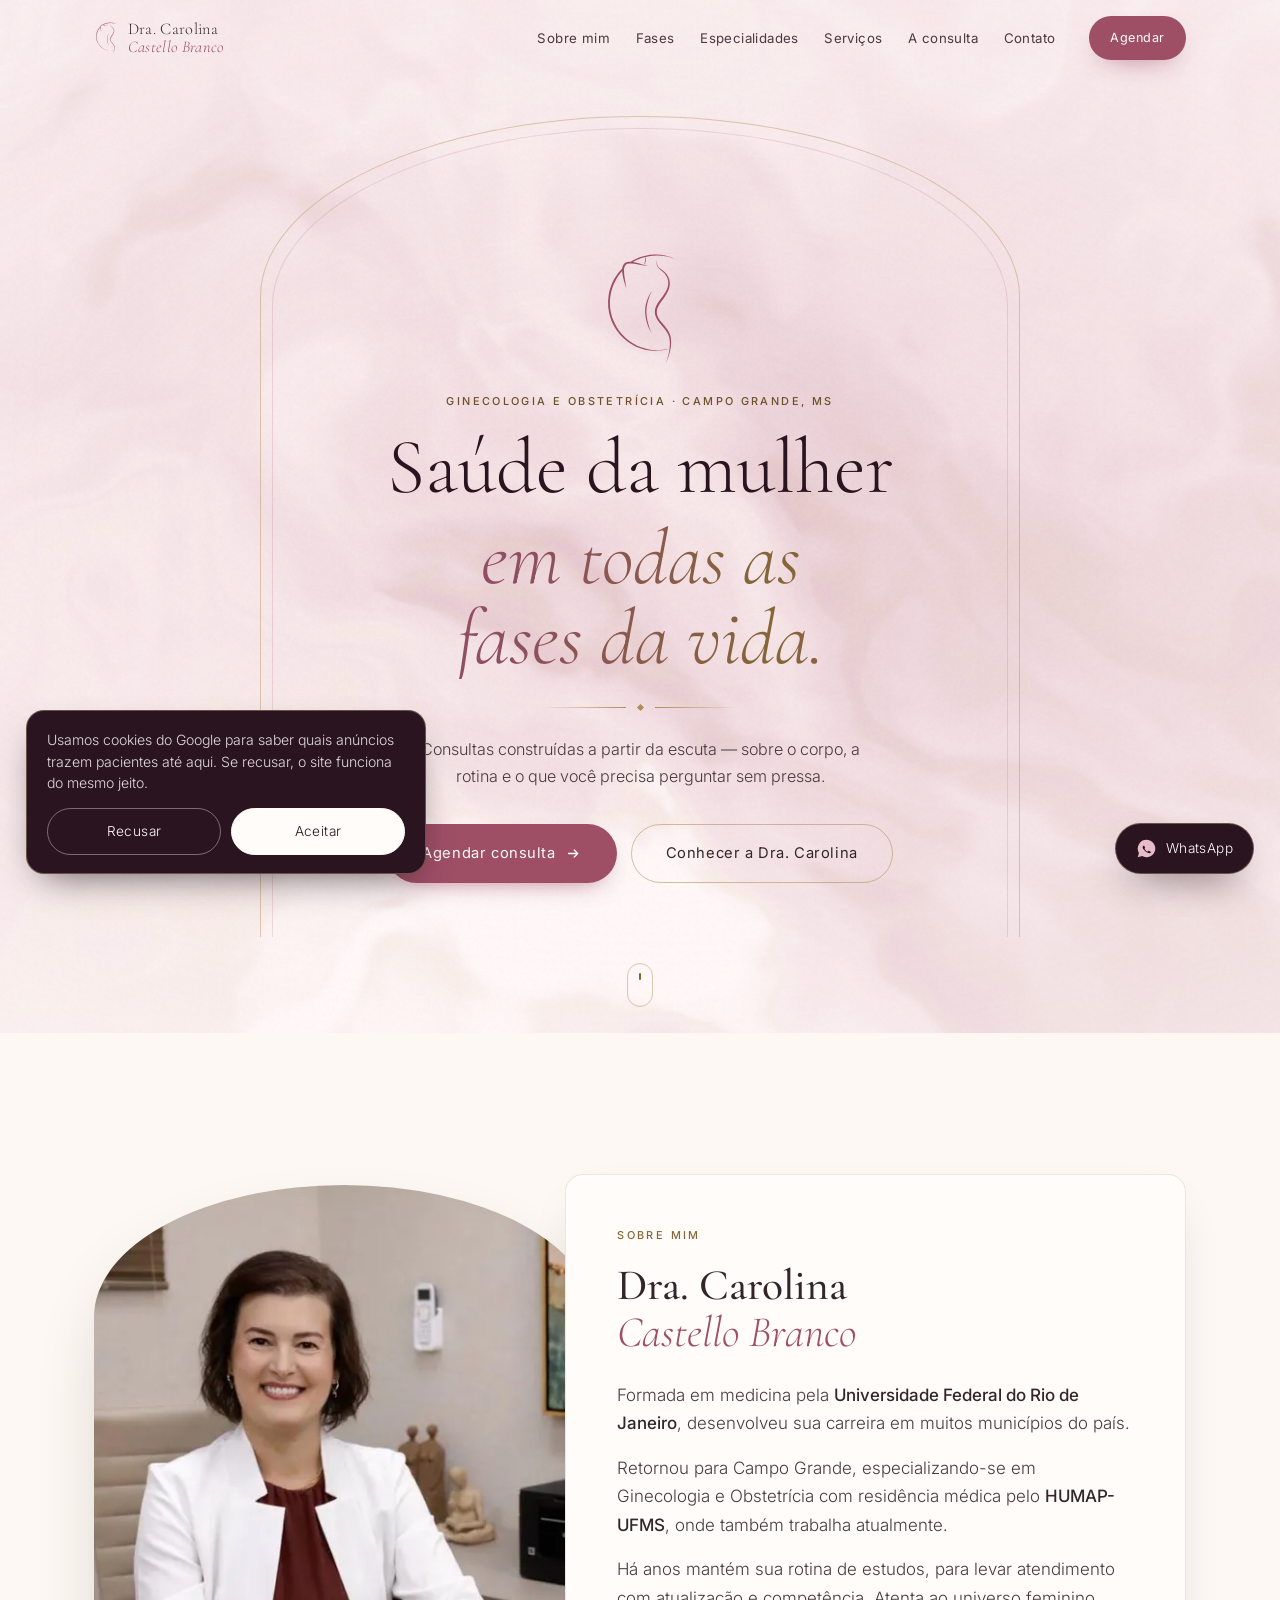
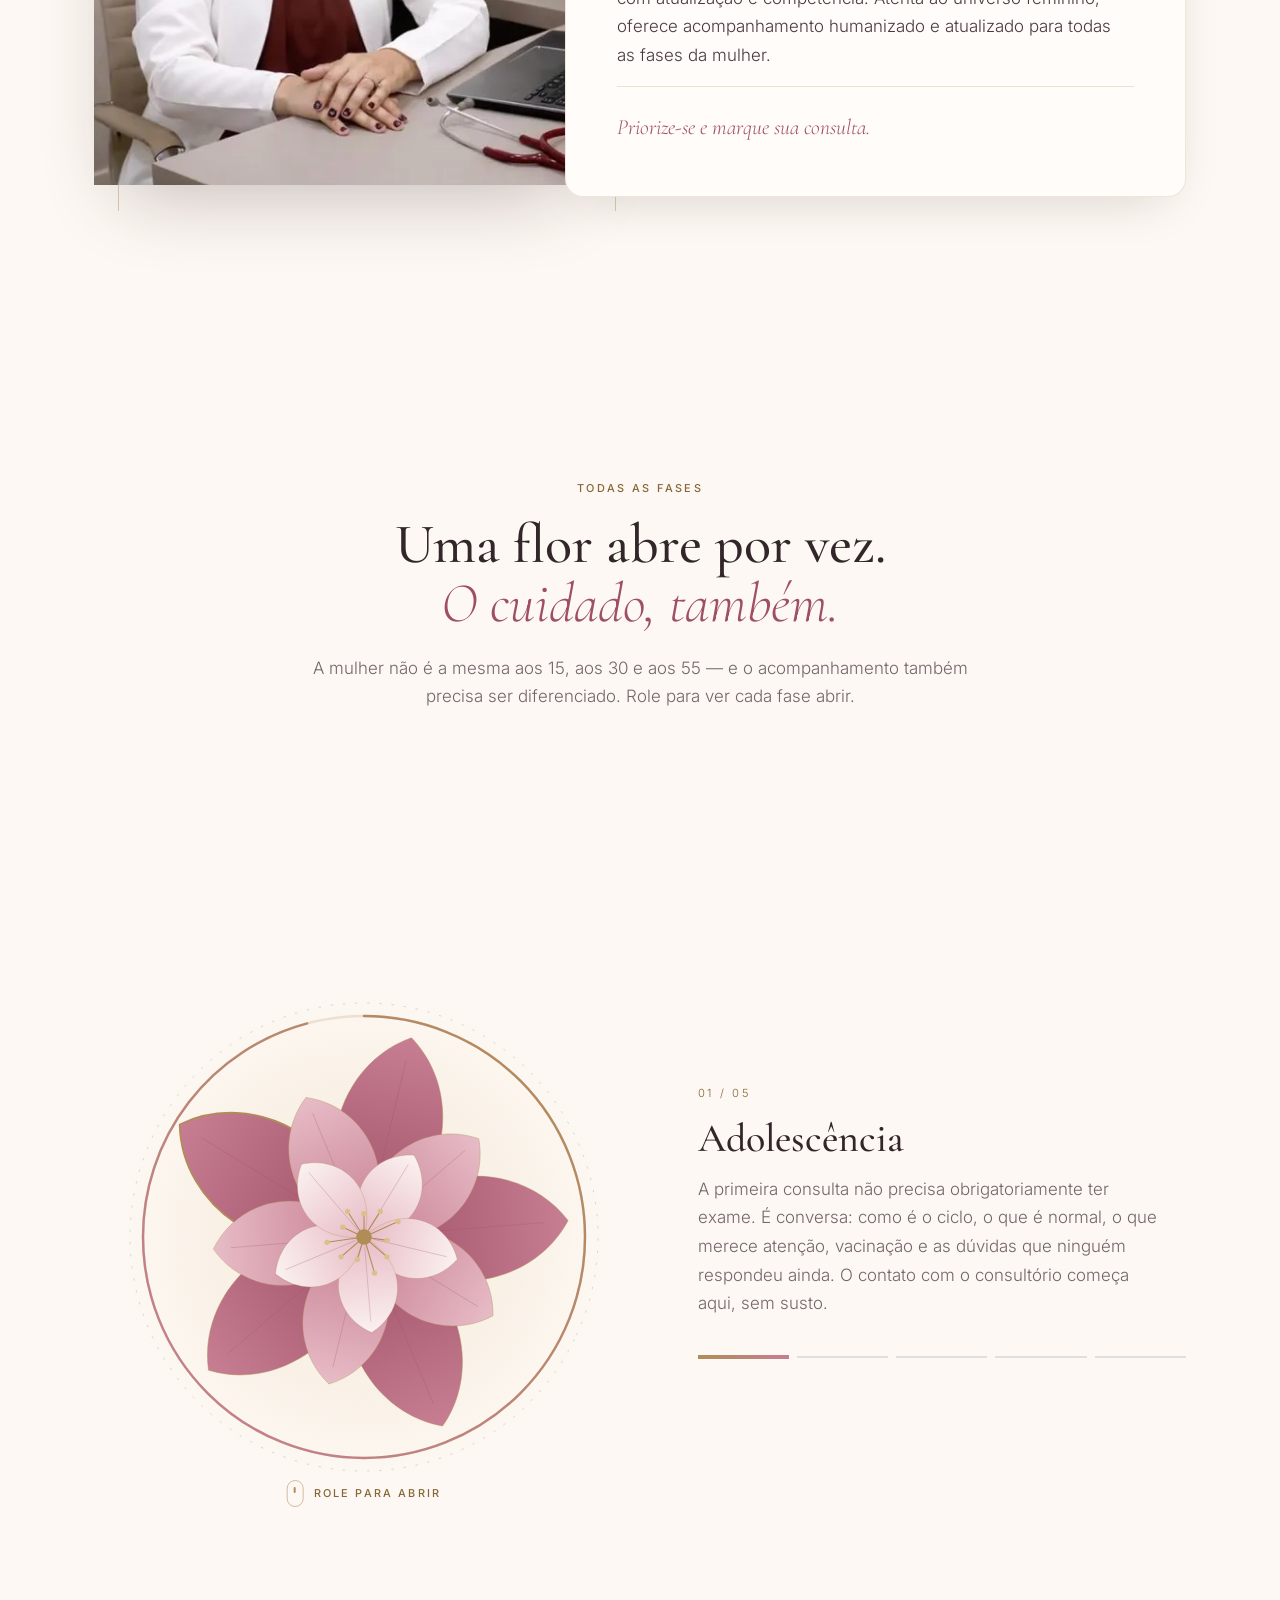
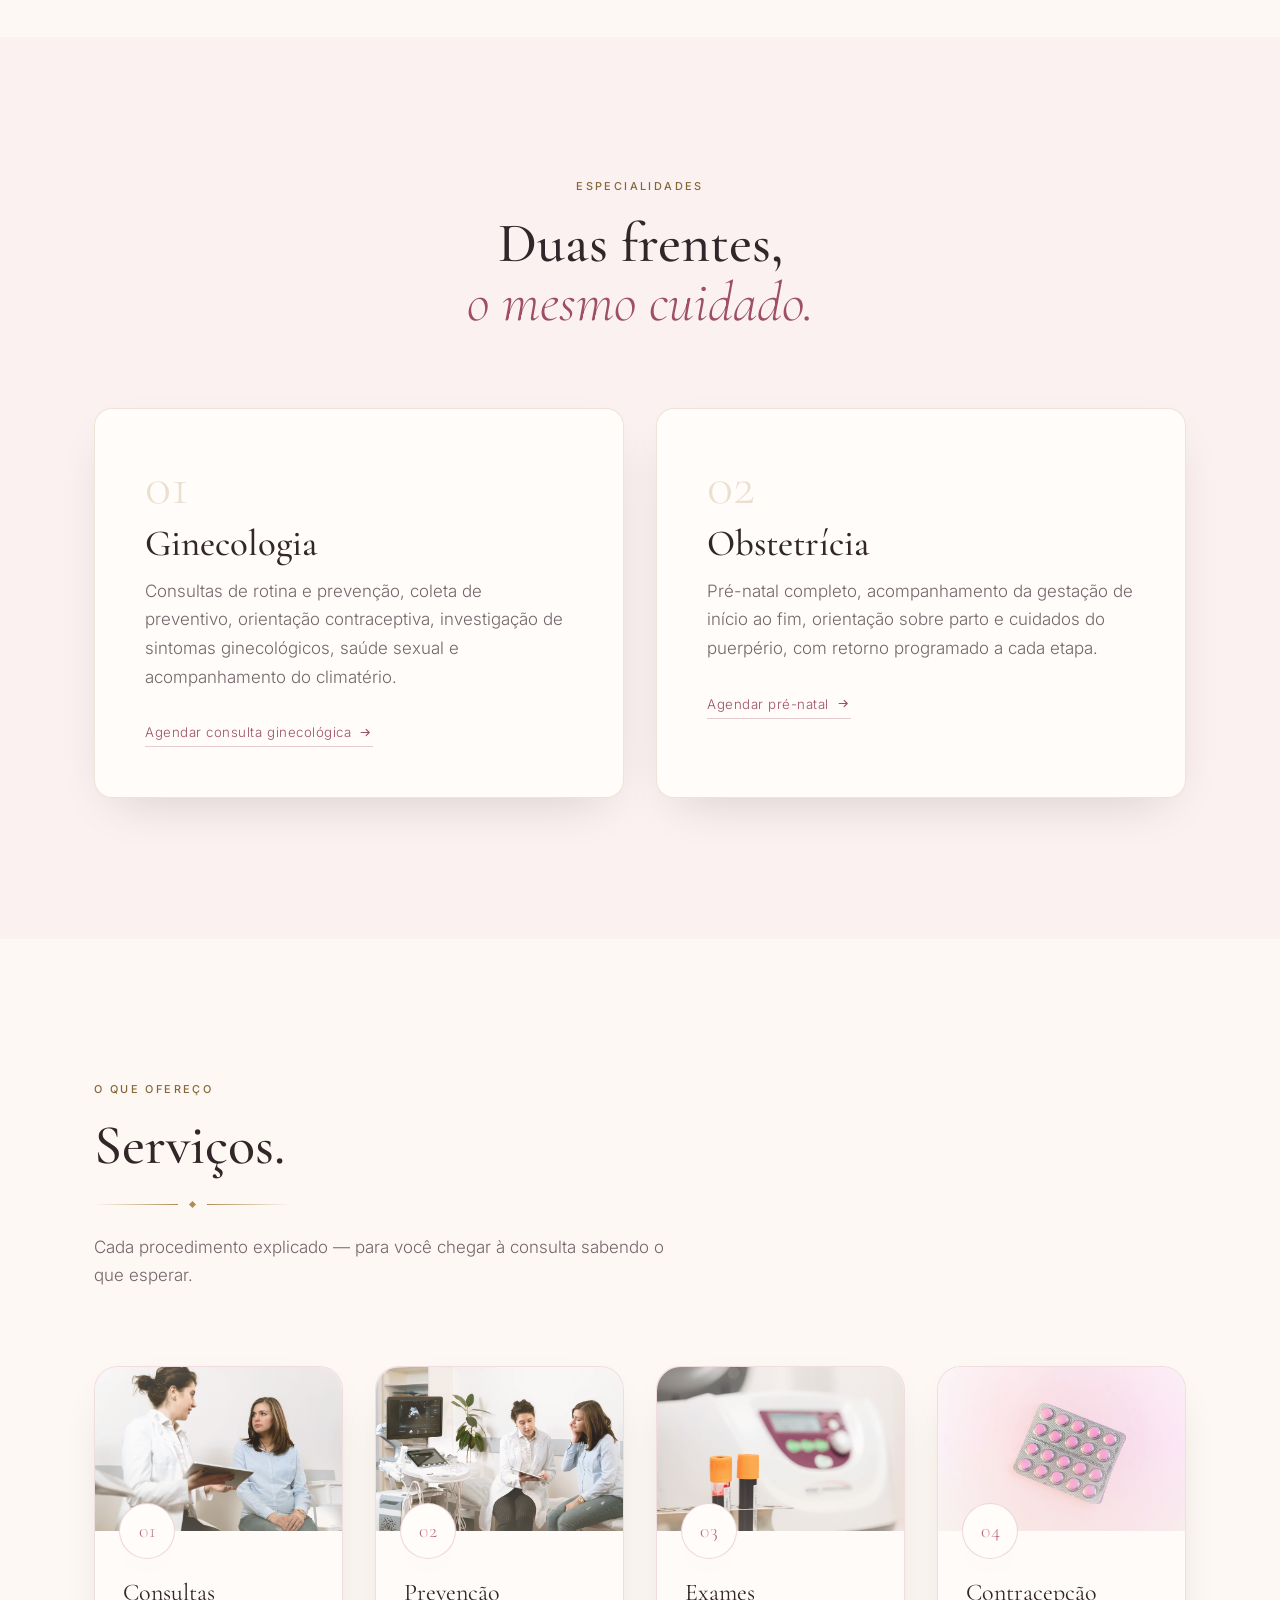
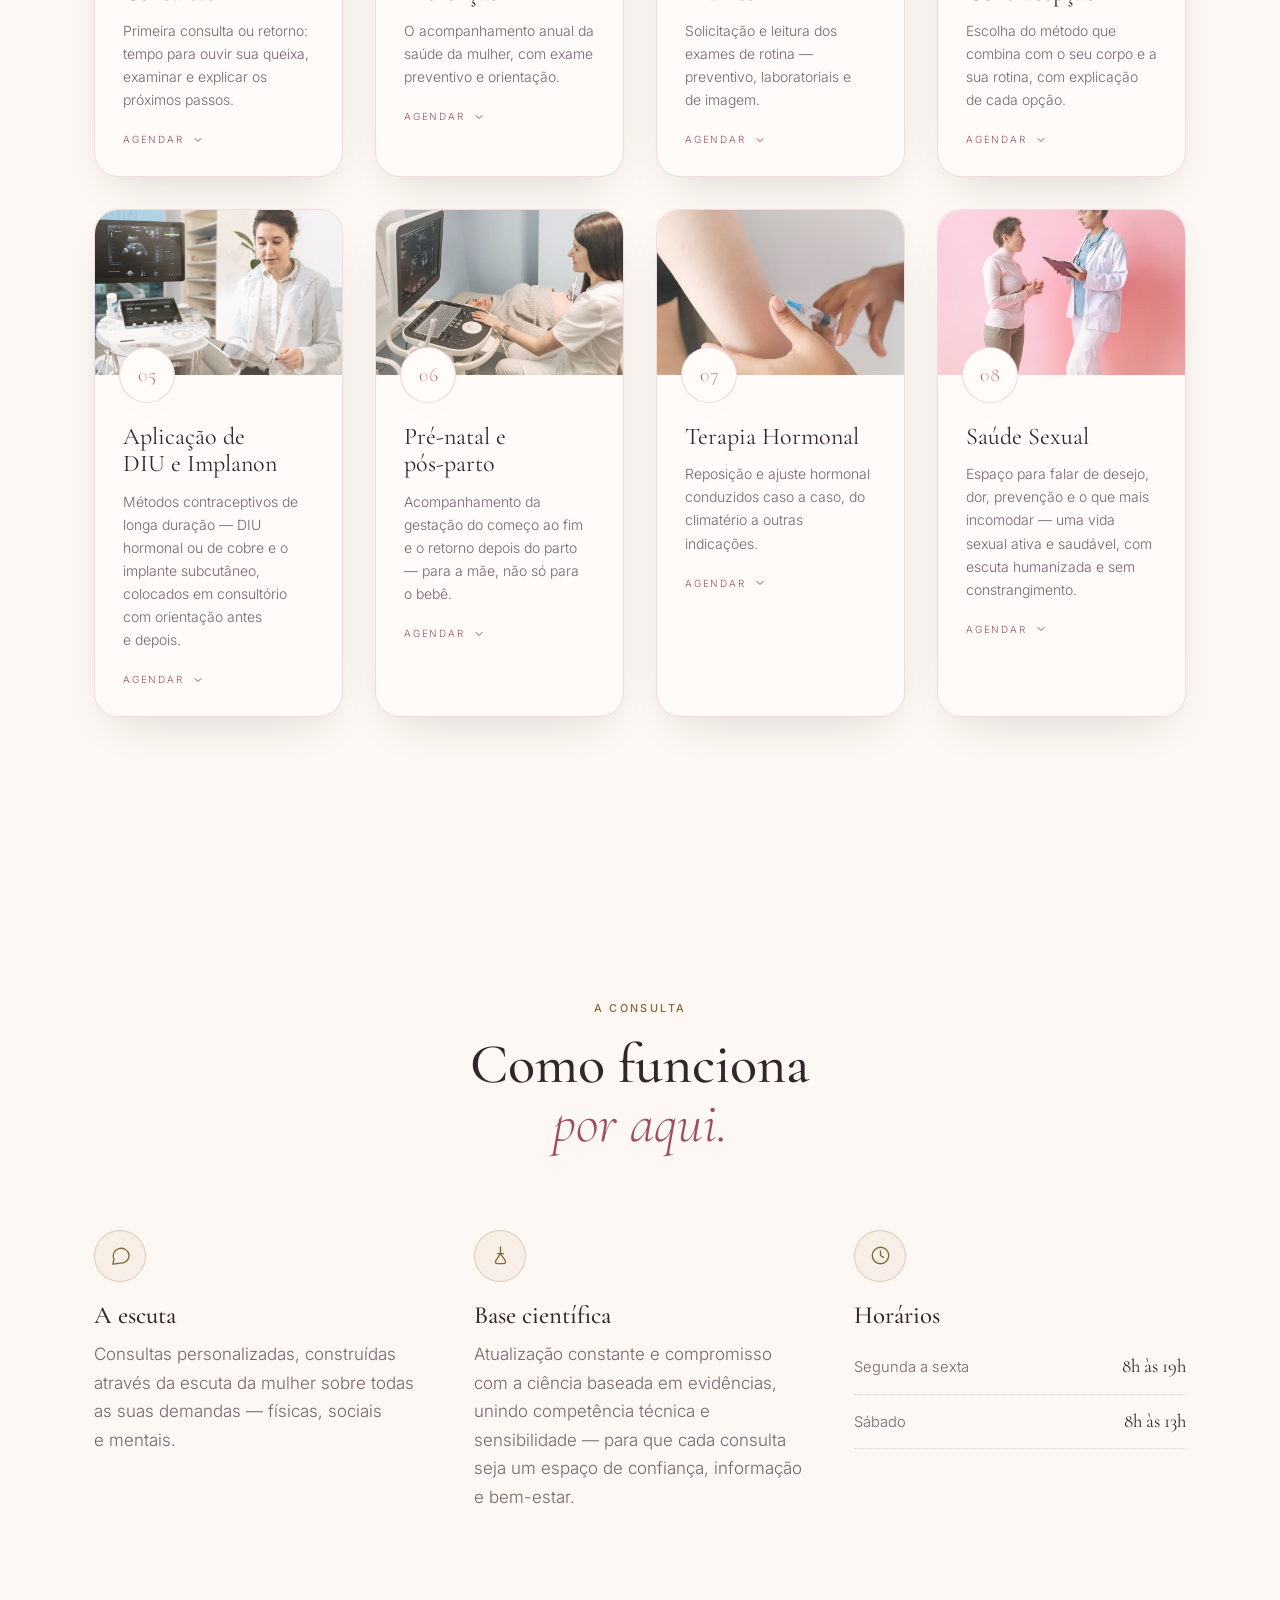
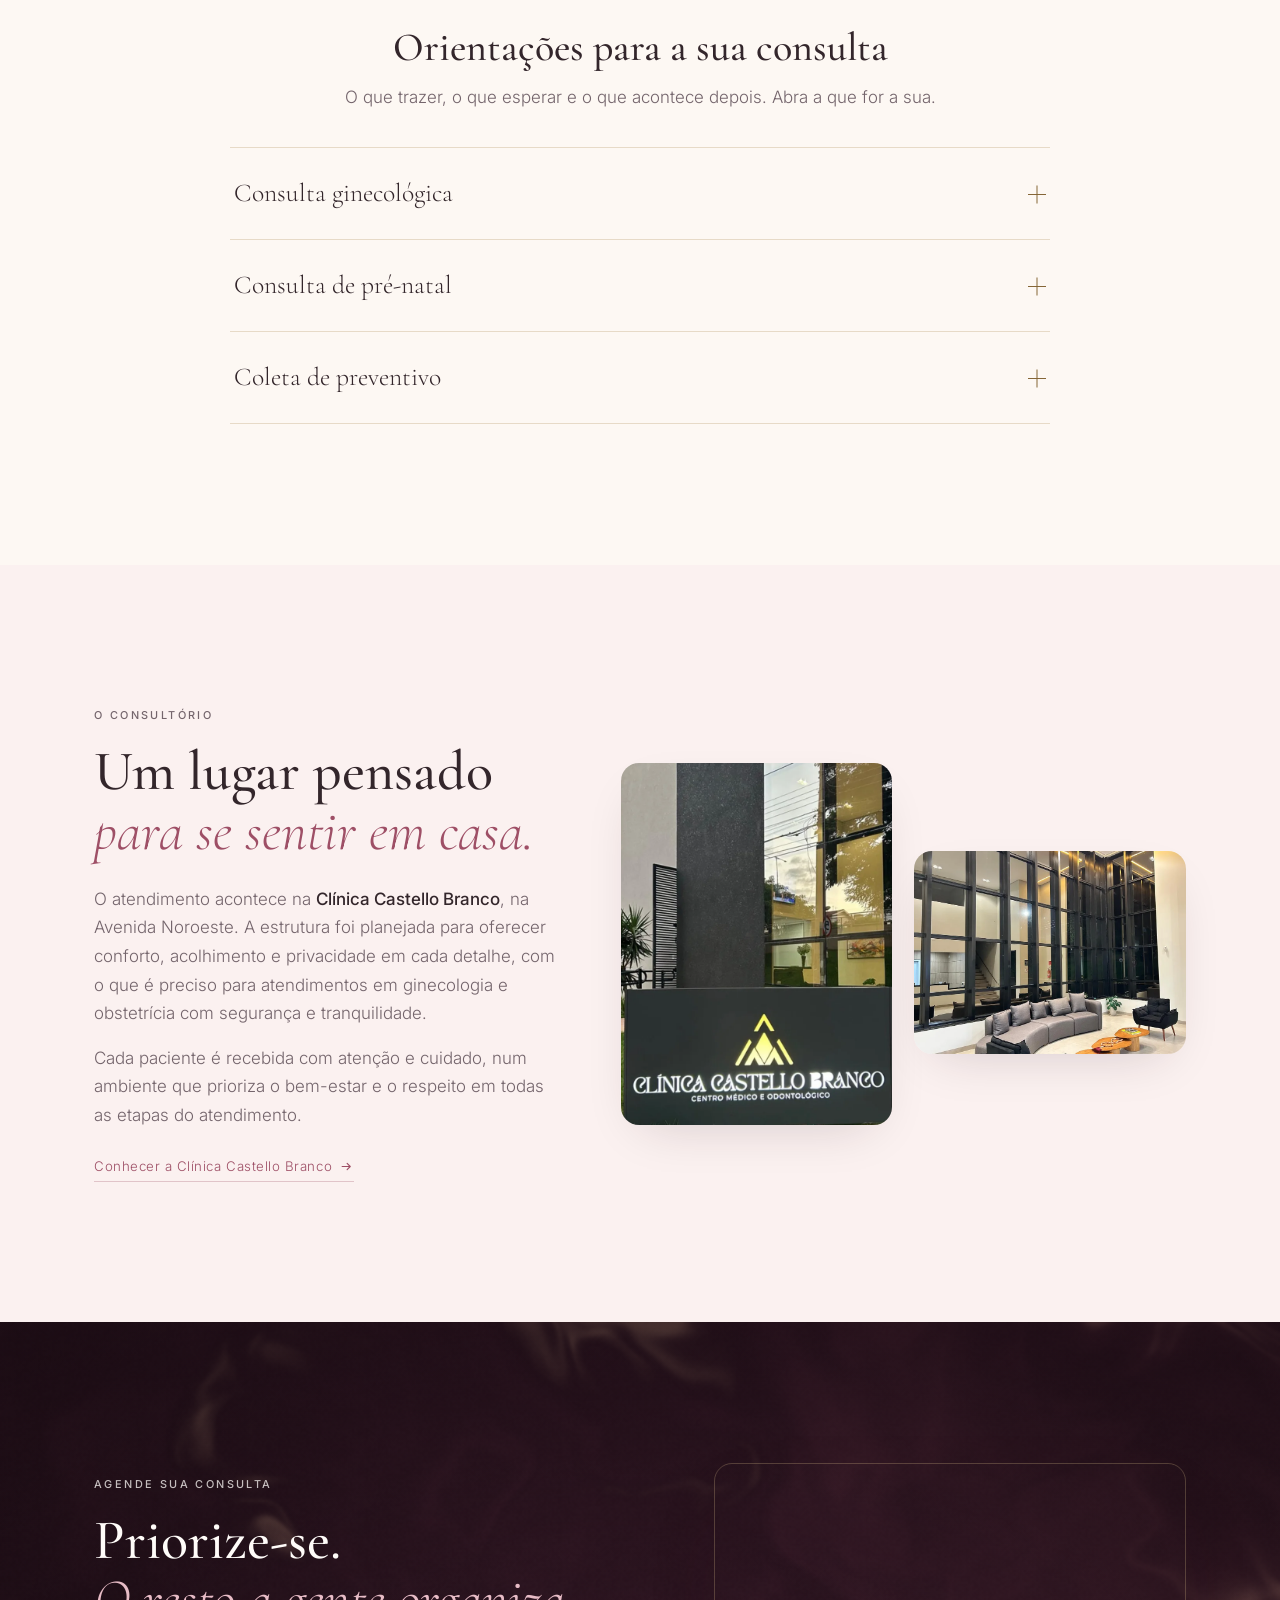
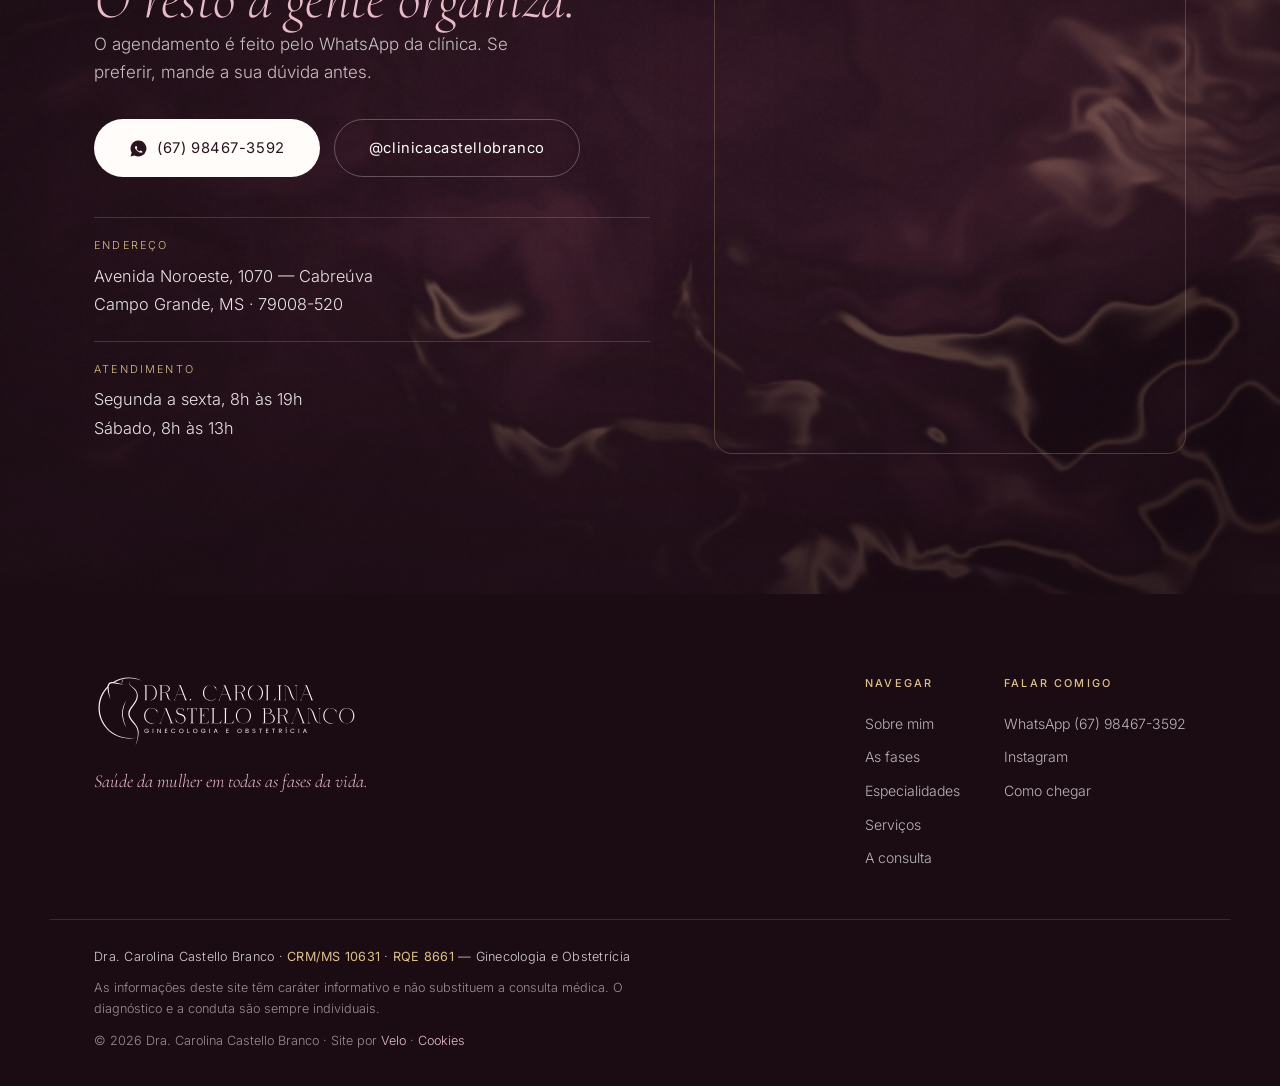
<file: index.html>
<!DOCTYPE html>
<html lang="pt-BR">
<head>
<meta charset="utf-8">
<!-- Consentimento (LGPD). Precisa vir ANTES do bloco do Google Ads: o Google
     começa sem gravar cookie e só passa a gravar depois do "Aceitar" do aviso
     (js/main.js). A resposta fica em localStorage, chave "cookies". -->
<script>
  window.dataLayer = window.dataLayer || [];
  function gtag(){dataLayer.push(arguments);}
  (function () {
    var resposta = null;
    try { resposta = localStorage.getItem('cookies'); } catch (_) {}
    var v = resposta === 'sim' ? 'granted' : 'denied';
    gtag('consent', 'default', { ad_storage: v, ad_user_data: v, ad_personalization: v, analytics_storage: v });
    gtag('set', 'ads_data_redaction', v === 'denied');
  })();
</script>
<!-- Google Ads - NEXUS Health - Dra. Carolina Castello Branco -->
<!-- Colar dentro do <head> de TODAS as páginas do site -->
<script async src="https://www.googletagmanager.com/gtag/js?id=AW-17611720444"></script>
<script>
  window.dataLayer = window.dataLayer || [];
  function gtag(){dataLayer.push(arguments);}
  gtag('js', new Date());
  gtag('config', 'AW-17611720444');
  gtag('set', 'url_passthrough', true);

  // Conta como conversão todo clique em link de WhatsApp (wa.me ou api.whatsapp.com)
  document.addEventListener('click', function (e) {
    var a = e.target.closest && e.target.closest('a[href]');
    if (!a) return;
    var href = a.getAttribute('href') || '';
    if (/wa\.me|api\.whatsapp\.com|web\.whatsapp\.com/i.test(href)) {
      gtag('event', 'conversion', {
        'send_to': 'AW-17611720444/fBUWCNr13KEdEPyN9s1B',
        'transport_type': 'beacon'
      });
    }
  }, true);
</script>
<!-- Fim Google Ads -->
<meta name="viewport" content="width=device-width, initial-scale=1">
<title>Dra. Carolina Castello Branco — Ginecologista em Campo Grande</title>
<meta name="description" content="Ginecologista e obstetra em Campo Grande/MS. Agende pelo WhatsApp. Consultas com escuta e base em evidências, na Clínica Castello Branco.">
<meta name="theme-color" content="#2A1420">
<!-- Terceiros (Google Maps) recebem só a origem, nunca o caminho da página. -->
<meta name="referrer" content="strict-origin-when-cross-origin">
<link rel="canonical" href="https://dracarolinacastellobranco.com.br/">
<link rel="icon" href="favicon.svg" type="image/svg+xml">
<link rel="apple-touch-icon" href="images/apple-touch-icon.png">

<meta property="og:type" content="website">
<meta property="og:title" content="Dra. Carolina Castello Branco — Ginecologia e Obstetrícia">
<meta property="og:description" content="Saúde da mulher em todas as fases da vida. Campo Grande, MS.">
<meta property="og:url" content="https://dracarolinacastellobranco.com.br/">
<meta property="og:image" content="https://dracarolinacastellobranco.com.br/images/og.jpg">
<meta property="og:image:alt" content="Dra. Carolina Castello Branco, ginecologista e obstetra em Campo Grande">
<meta property="og:image:width" content="1200">
<meta property="og:image:height" content="630">
<meta property="og:locale" content="pt_BR">
<meta name="twitter:card" content="summary_large_image">

<link rel="preconnect" href="https://fonts.googleapis.com">
<link rel="preconnect" href="https://fonts.gstatic.com" crossorigin>
<link href="https://fonts.googleapis.com/css2?family=Cormorant+Garamond:ital,wght@0,300;0,400;0,500;0,600;1,300;1,400&family=Inter:wght@300;400;500&display=swap" rel="stylesheet">
<link rel="stylesheet" href="css/style.css?v=2">
</head>
<body>

<a class="pular" href="#conteudo">Pular para o conteúdo</a>

<!-- fio de progresso de leitura -->
<div class="progresso" aria-hidden="true"><i id="progresso"></i></div>

<!-- ============================ CABEÇALHO ============================ -->
<header class="topo" id="topo">
  <div class="wrap topo__in">
    <a class="marca" href="#inicio" aria-label="Dra. Carolina Castello Branco — início">
      <img class="marca__mono" src="images/marca.svg" alt="" width="180" height="268" aria-hidden="true">
      <span class="marca__nome">Dra. Carolina<br><em>Castello Branco</em></span>
    </a>

    <nav class="nav" id="nav" aria-label="Navegação principal">
      <a href="#sobre">Sobre mim</a>
      <a href="#fases">Fases</a>
      <a href="#especialidades">Especialidades</a>
      <a href="#servicos">Serviços</a>
      <a href="#consulta">A consulta</a>
      <a href="#contato">Contato</a>
    </nav>

    <a class="btn btn--sm btn--solido topo__cta" href="https://wa.me/5567984673592?text=Ol%C3%A1%2C%20Dra.%20Carolina!%20Gostaria%20de%20agendar%20uma%20consulta." target="_blank" rel="noopener" data-zap>Agendar</a>

    <button class="hamburguer" id="hamburguer" aria-expanded="false" aria-controls="nav" aria-label="Abrir menu">
      <span></span><span></span><span></span>
    </button>
  </div>
</header>

<main id="conteudo">

<!-- ============================ ABERTURA ============================
     Nada de hero partido em duas colunas: a abertura é um portal.
     O arco é feito com border-radius no próprio bloco (escala sozinho),
     a seda em WebGL corre atrás e o botão da flor nasce no rodapé dele. -->
<section class="abertura" id="inicio" data-seda data-seda-tema="claro" data-seda-semente="41" data-seda-velocidade="0.42">
  <div class="wrap">
    <div class="portal reveal">
      <img class="portal__mono" src="images/marca.svg" alt="" width="180" height="268" aria-hidden="true">

      <p class="rotulo">Ginecologia e Obstetrícia · Campo Grande, MS</p>

      <h1 class="portal__titulo">
        Saúde da mulher
        <em>em todas as fases da vida.</em>
      </h1>

      <span class="fio-orn" aria-hidden="true"><i></i></span>

      <p class="portal__linha">
        Consultas construídas a partir da escuta — sobre o corpo, a rotina e o que
        você precisa perguntar sem pressa.
      </p>

      <div class="portal__acoes">
        <a class="btn btn--solido btn--lg" href="https://wa.me/5567984673592?text=Ol%C3%A1%2C%20Dra.%20Carolina!%20Gostaria%20de%20agendar%20uma%20consulta." target="_blank" rel="noopener" data-zap>
          Agendar consulta
          <svg class="btn__seta" viewBox="0 0 24 24" aria-hidden="true"><path d="M5 12h13m0 0-5-5m5 5-5 5" fill="none" stroke="currentColor" stroke-width="1.8" stroke-linecap="round" stroke-linejoin="round"/></svg>
        </a>
        <a class="btn btn--vazado btn--lg" href="#sobre">Conhecer a Dra. Carolina</a>
      </div>
    </div>
  </div>

  <a class="descer" href="#sobre" aria-label="Descer para a próxima seção">
    <span></span>
  </a>
</section>

<!-- ============================ SOBRE ============================
     Retrato em arco (o mesmo arco da abertura, virado de escala) e o
     cartão do texto montado POR CIMA dele. A sobreposição é o que tira
     isso do lugar-comum "foto de um lado, texto do outro". -->
<section class="sobre secao" id="sobre">
  <div class="wrap sobre__grade">

    <figure class="sobre__foto reveal">
      <div class="arco">
        <img src="images/retrato-carolina.webp" alt="Dra. Carolina Castello Branco em seu consultório" width="1000" height="645" loading="lazy" data-desliza="-0.08" data-desliza-max="18">
      </div>
      <span class="arco__fio" aria-hidden="true"></span>
    </figure>

    <div class="sobre__cartao reveal" style="--d:1">
      <p class="rotulo">Sobre mim</p>
      <h2 class="titulo">Dra. Carolina<br><em>Castello Branco</em></h2>

      <p>
        Formada em medicina pela <strong>Universidade Federal do Rio de Janeiro</strong>,
        desenvolveu sua carreira em muitos municípios do país.
      </p>
      <p>
        Retornou para Campo Grande, especializando-se em Ginecologia e Obstetrícia com
        residência médica pelo <strong>HUMAP-UFMS</strong>, onde também trabalha atualmente.
      </p>
      <p>
        Há anos mantém sua rotina de estudos, para levar atendimento com atualização e
        competência. Atenta ao universo feminino, oferece acompanhamento humanizado e
        atualizado para todas as fases da mulher.
      </p>

      <p class="sobre__assinatura">Priorize-se e marque sua consulta.</p>
    </div>

  </div>
</section>

<!-- ============================ AS FASES / A FLOR ============================
     A assinatura do site. A flor é desenhada em SVG pelo js/flor.js e abre
     uma pétala por fase conforme a lista ao lado rola. O conteúdo mora nos
     <li> — sem JS, isto continua sendo uma lista legível de cinco fases. -->
<section class="fases" id="fases">
  <div class="wrap">
    <header class="cab cab--centro">
      <p class="rotulo reveal">Todas as fases</p>
      <h2 class="titulo reveal" style="--d:1">Uma flor abre por vez.<br><em>O cuidado, também.</em></h2>
      <p class="cab__texto reveal" style="--d:2">
        A mulher não é a mesma aos 15, aos 30 e aos 55 — e o acompanhamento
        também precisa ser diferenciado. Role para ver cada fase abrir.
      </p>
    </header>
  </div>

  <!-- A cena é a pista de rolagem; o palco fica preso dentro dela.
       Sem JS a cena volta a ter altura automática e tudo vira fluxo normal. -->
  <div class="fases__cena">
   <div class="fases__palco">
    <div class="wrap fases__palco-in">
      <div class="flor" id="flor" data-flor aria-hidden="true"></div>

      <div class="fases__coluna">
    <ol class="fases__lista" id="fasesLista">
      <li class="fase" data-fase="Adolescência">
        <h3>Adolescência</h3>
        <p>
          A primeira consulta não precisa obrigatoriamente ter exame. É conversa: como é o ciclo, o que
          é normal, o que merece atenção, vacinação e as dúvidas que ninguém respondeu
          ainda. O contato com o consultório começa aqui, sem susto.
        </p>
      </li>
      <li class="fase" data-fase="Vida reprodutiva">
        <h3>Vida reprodutiva</h3>
        <p>
          Rotina ginecológica, coleta de preventivo, teste de DNA-HPV, escolha e ajuste
          de método contraceptivo, saúde sexual, cólicas e alterações do ciclo. É a fase
          mais longa — e a que mais se beneficia de acompanhamento contínuo.
        </p>
      </li>
      <li class="fase" data-fase="Gestação">
        <h3>Gestação</h3>
        <p>
          Pré-natal do começo ao fim, com exames no tempo certo, ajuste de vitaminas e
          vacinas, e espaço para falar de parto, medo e expectativa. Você sai de cada
          consulta sabendo o que vem na próxima.
        </p>
      </li>
      <li class="fase" data-fase="Pós-parto">
        <h3>Pós-parto</h3>
        <p>
          O puerpério é uma fase por si só. Recuperação, amamentação, contracepção
          depois do parto, sono e humor entram na consulta com o mesmo peso do resto —
          porque é o que mais aparece e o que menos se pergunta.
        </p>
      </li>
      <li class="fase" data-fase="Climatério">
        <h3>Climatério e menopausa</h3>
        <p>
          Sintomas, saúde óssea, sono, libido e as decisões sobre terapia hormonal,
          discutidas com evidência e com o que faz sentido para a sua vida. A última
          pétala é a que fica aberta por mais tempo.
        </p>
      </li>
    </ol>
      </div>
    </div>
   </div>
  </div>
</section>

<!-- ============================ ESPECIALIDADES ============================ -->
<section class="secao secao--blush" id="especialidades">
  <div class="wrap">
    <header class="cab cab--centro">
      <p class="rotulo reveal">Especialidades</p>
      <h2 class="titulo reveal" style="--d:1">Duas frentes,<br><em>o mesmo cuidado.</em></h2>
    </header>

    <div class="duo">
      <article class="carta reveal" data-inclina="3">
        <span class="carta__num" aria-hidden="true">01</span>
        <h3>Ginecologia</h3>
        <p>
          Consultas de rotina e prevenção, coleta de preventivo, orientação
          contraceptiva, investigação de sintomas ginecológicos, saúde sexual e
          acompanhamento do climatério.
        </p>
        <a class="link" href="https://wa.me/5567984673592?text=Ol%C3%A1%2C%20Dra.%20Carolina!%20Gostaria%20de%20agendar%20uma%20consulta%20ginecol%C3%B3gica." target="_blank" rel="noopener" data-zap>
          Agendar consulta ginecológica
          <svg viewBox="0 0 24 24" aria-hidden="true"><path d="M5 12h13m0 0-5-5m5 5-5 5" fill="none" stroke="currentColor" stroke-width="1.8" stroke-linecap="round" stroke-linejoin="round"/></svg>
        </a>
      </article>

      <article class="carta reveal" data-inclina="3" style="--d:1">
        <span class="carta__num" aria-hidden="true">02</span>
        <h3>Obstetrícia</h3>
        <p>
          Pré-natal completo, acompanhamento da gestação de início ao fim, orientação
          sobre parto e cuidados do puerpério, com retorno programado a cada etapa.
        </p>
        <a class="link" href="https://wa.me/5567984673592?text=Ol%C3%A1%2C%20Dra.%20Carolina!%20Gostaria%20de%20agendar%20uma%20consulta%20de%20pr%C3%A9-natal." target="_blank" rel="noopener" data-zap>
          Agendar pré-natal
          <svg viewBox="0 0 24 24" aria-hidden="true"><path d="M5 12h13m0 0-5-5m5 5-5 5" fill="none" stroke="currentColor" stroke-width="1.8" stroke-linecap="round" stroke-linejoin="round"/></svg>
        </a>
      </article>
    </div>
  </div>
</section>

<!-- ============================ SERVIÇOS ============================
     Espelho da seção "Serviços" da página /parto do site da Clínica Castello
     Branco: mesmo texto, mesmas fotos, mesmo cartão. Ela aprovou aquele, então
     este não inventa nada. O componente de lá é `ProcedimentoCard.astro`, em
     Astro + Tailwind; aqui é o mesmo desenho em CSS puro — os dois sites usam
     os mesmos valores de cor, só com nomes diferentes.

     O cartão é um `<details>`: o clique abre o botão de agendar sem uma linha
     de JS, já com teclado e leitor de tela funcionando. -->
<section class="secao secao--creme" id="servicos">
  <div class="wrap">
    <header class="cab">
      <p class="rotulo reveal">O que ofereço</p>
      <h2 class="titulo reveal" style="--d:1">Serviços.</h2>
      <span class="fio-orn fio-orn--esq reveal" style="--d:2" aria-hidden="true"><i></i></span>
      <p class="cab__texto cab__texto--esq reveal" style="--d:3">
        Cada procedimento explicado — para você chegar à consulta sabendo o que
        esperar.
      </p>
    </header>

    <div class="procs">
      <article class="proc reveal">
        <details>
          <summary>
            <div class="proc__topo">
              <div class="proc__foto">
                <img src="images/servicos/consultas.webp" alt="Médica conversando com uma paciente em consultório claro" width="800" height="533" loading="lazy">
              </div>
              <span class="proc__selo" aria-hidden="true"><i>01</i></span>
            </div>
            <div class="proc__corpo">
              <h3>Consultas</h3>
              <p>Primeira consulta ou retorno: tempo para ouvir sua queixa, examinar e explicar os próximos passos.</p>
              <span class="proc__dica">Agendar
                <svg viewBox="0 0 24 24" aria-hidden="true"><path d="m6 9 6 6 6-6" fill="none" stroke="currentColor" stroke-width="2" stroke-linecap="round" stroke-linejoin="round"/></svg>
              </span>
            </div>
          </summary>
          <div class="proc__acao">
            <a class="proc__botao" href="https://wa.me/5567984673592?text=Ol%C3%A1%2C%20Dra.%20Carolina!%20Gostaria%20de%20agendar%20Consultas." target="_blank" rel="noopener" data-zap>Agendar serviço</a>
          </div>
        </details>
      </article>

      <article class="proc reveal" style="--d:1">
        <details>
          <summary>
            <div class="proc__topo">
              <div class="proc__foto">
                <img src="images/servicos/prevencao.webp" alt="Médica orientando uma paciente na sala de exames" width="800" height="533" loading="lazy">
              </div>
              <span class="proc__selo" aria-hidden="true"><i>02</i></span>
            </div>
            <div class="proc__corpo">
              <h3>Prevenção</h3>
              <p>O acompanhamento anual da saúde da mulher, com exame preventivo e orientação.</p>
              <span class="proc__dica">Agendar
                <svg viewBox="0 0 24 24" aria-hidden="true"><path d="m6 9 6 6 6-6" fill="none" stroke="currentColor" stroke-width="2" stroke-linecap="round" stroke-linejoin="round"/></svg>
              </span>
            </div>
          </summary>
          <div class="proc__acao">
            <a class="proc__botao" href="https://wa.me/5567984673592?text=Ol%C3%A1%2C%20Dra.%20Carolina!%20Gostaria%20de%20agendar%20Preven%C3%A7%C3%A3o." target="_blank" rel="noopener" data-zap>Agendar serviço</a>
          </div>
        </details>
      </article>

      <article class="proc reveal" style="--d:2">
        <details>
          <summary>
            <div class="proc__topo">
              <div class="proc__foto">
                <img src="images/servicos/exames.webp" alt="Tubos de coleta para exames laboratoriais" width="800" height="533" loading="lazy">
              </div>
              <span class="proc__selo" aria-hidden="true"><i>03</i></span>
            </div>
            <div class="proc__corpo">
              <h3>Exames</h3>
              <p>Solicitação e leitura dos exames de rotina — preventivo, laboratoriais e de imagem.</p>
              <span class="proc__dica">Agendar
                <svg viewBox="0 0 24 24" aria-hidden="true"><path d="m6 9 6 6 6-6" fill="none" stroke="currentColor" stroke-width="2" stroke-linecap="round" stroke-linejoin="round"/></svg>
              </span>
            </div>
          </summary>
          <div class="proc__acao">
            <a class="proc__botao" href="https://wa.me/5567984673592?text=Ol%C3%A1%2C%20Dra.%20Carolina!%20Gostaria%20de%20agendar%20Exames." target="_blank" rel="noopener" data-zap>Agendar serviço</a>
          </div>
        </details>
      </article>

      <article class="proc reveal" style="--d:3">
        <details>
          <summary>
            <div class="proc__topo">
              <div class="proc__foto">
                <img src="images/servicos/contracepcao.webp" alt="Cartela de pílulas anticoncepcionais" width="800" height="533" loading="lazy">
              </div>
              <span class="proc__selo" aria-hidden="true"><i>04</i></span>
            </div>
            <div class="proc__corpo">
              <h3>Contracepção</h3>
              <p>Escolha do método que combina com o seu corpo e a sua rotina, com explicação de cada opção.</p>
              <span class="proc__dica">Agendar
                <svg viewBox="0 0 24 24" aria-hidden="true"><path d="m6 9 6 6 6-6" fill="none" stroke="currentColor" stroke-width="2" stroke-linecap="round" stroke-linejoin="round"/></svg>
              </span>
            </div>
          </summary>
          <div class="proc__acao">
            <a class="proc__botao" href="https://wa.me/5567984673592?text=Ol%C3%A1%2C%20Dra.%20Carolina!%20Gostaria%20de%20agendar%20Contracep%C3%A7%C3%A3o." target="_blank" rel="noopener" data-zap>Agendar serviço</a>
          </div>
        </details>
      </article>

      <article class="proc reveal">
        <details>
          <summary>
            <div class="proc__topo">
              <div class="proc__foto">
                <img src="images/servicos/insercao-diu.webp" alt="Médica ao lado do aparelho de ultrassom no consultório" width="800" height="533" loading="lazy">
              </div>
              <span class="proc__selo" aria-hidden="true"><i>05</i></span>
            </div>
            <div class="proc__corpo">
              <h3>Aplicação de DIU e Implanon</h3>
              <p>Métodos contraceptivos de longa duração — DIU hormonal ou de cobre e o implante subcutâneo, colocados em consultório com orientação antes e depois.</p>
              <span class="proc__dica">Agendar
                <svg viewBox="0 0 24 24" aria-hidden="true"><path d="m6 9 6 6 6-6" fill="none" stroke="currentColor" stroke-width="2" stroke-linecap="round" stroke-linejoin="round"/></svg>
              </span>
            </div>
          </summary>
          <div class="proc__acao">
            <a class="proc__botao" href="https://wa.me/5567984673592?text=Ol%C3%A1%2C%20Dra.%20Carolina!%20Gostaria%20de%20agendar%20Aplica%C3%A7%C3%A3o%20de%20DIU%20e%20Implanon." target="_blank" rel="noopener" data-zap>Agendar serviço</a>
          </div>
        </details>
      </article>

      <article class="proc reveal" style="--d:1">
        <details>
          <summary>
            <div class="proc__topo">
              <div class="proc__foto">
                <img src="images/servicos/pre-natal.webp" alt="Ultrassom sendo realizado em uma gestante" width="800" height="533" loading="lazy">
              </div>
              <span class="proc__selo" aria-hidden="true"><i>06</i></span>
            </div>
            <div class="proc__corpo">
              <h3>Pré-natal e pós-parto</h3>
              <p>Acompanhamento da gestação do começo ao fim e o retorno depois do parto — para a mãe, não só para o bebê.</p>
              <span class="proc__dica">Agendar
                <svg viewBox="0 0 24 24" aria-hidden="true"><path d="m6 9 6 6 6-6" fill="none" stroke="currentColor" stroke-width="2" stroke-linecap="round" stroke-linejoin="round"/></svg>
              </span>
            </div>
          </summary>
          <div class="proc__acao">
            <a class="proc__botao" href="https://wa.me/5567984673592?text=Ol%C3%A1%2C%20Dra.%20Carolina!%20Gostaria%20de%20agendar%20Pr%C3%A9-natal%20e%20p%C3%B3s-parto." target="_blank" rel="noopener" data-zap>Agendar serviço</a>
          </div>
        </details>
      </article>

      <article class="proc reveal" style="--d:2">
        <details>
          <summary>
            <div class="proc__topo">
              <div class="proc__foto">
                <img src="images/servicos/terapia-hormonal.webp" alt="Aplicação de medicação injetável no braço de uma paciente" width="800" height="533" loading="lazy">
              </div>
              <span class="proc__selo" aria-hidden="true"><i>07</i></span>
            </div>
            <div class="proc__corpo">
              <h3>Terapia Hormonal</h3>
              <p>Reposição e ajuste hormonal conduzidos caso a caso, do climatério a outras indicações.</p>
              <span class="proc__dica">Agendar
                <svg viewBox="0 0 24 24" aria-hidden="true"><path d="m6 9 6 6 6-6" fill="none" stroke="currentColor" stroke-width="2" stroke-linecap="round" stroke-linejoin="round"/></svg>
              </span>
            </div>
          </summary>
          <div class="proc__acao">
            <a class="proc__botao" href="https://wa.me/5567984673592?text=Ol%C3%A1%2C%20Dra.%20Carolina!%20Gostaria%20de%20agendar%20Terapia%20Hormonal." target="_blank" rel="noopener" data-zap>Agendar serviço</a>
          </div>
        </details>
      </article>

      <article class="proc reveal" style="--d:3">
        <details>
          <summary>
            <div class="proc__topo">
              <div class="proc__foto">
                <img src="images/servicos/saude-sexual.webp" alt="Médica conversando com uma paciente no consultório" width="800" height="533" loading="lazy">
              </div>
              <span class="proc__selo" aria-hidden="true"><i>08</i></span>
            </div>
            <div class="proc__corpo">
              <h3>Saúde Sexual</h3>
              <p>Espaço para falar de desejo, dor, prevenção e o que mais incomodar — uma vida sexual ativa e saudável, com escuta humanizada e sem constrangimento.</p>
              <span class="proc__dica">Agendar
                <svg viewBox="0 0 24 24" aria-hidden="true"><path d="m6 9 6 6 6-6" fill="none" stroke="currentColor" stroke-width="2" stroke-linecap="round" stroke-linejoin="round"/></svg>
              </span>
            </div>
          </summary>
          <div class="proc__acao">
            <a class="proc__botao" href="https://wa.me/5567984673592?text=Ol%C3%A1%2C%20Dra.%20Carolina!%20Gostaria%20de%20agendar%20Sa%C3%BAde%20Sexual." target="_blank" rel="noopener" data-zap>Agendar serviço</a>
          </div>
        </details>
      </article>
    </div>
  </div>
</section>

<!-- ============================ A CONSULTA ============================ -->
<section class="secao" id="consulta">
  <div class="wrap">
    <header class="cab cab--centro">
      <p class="rotulo reveal">A consulta</p>
      <h2 class="titulo reveal" style="--d:1">Como funciona<br><em>por aqui.</em></h2>
    </header>

    <div class="tres">
      <div class="pilar reveal">
        <span class="pilar__icone" aria-hidden="true">
          <svg viewBox="0 0 24 24"><path d="M21 11.5a8.4 8.4 0 0 1-9 8.4L4 21l1.1-4.6A8.4 8.4 0 1 1 21 11.5Z" fill="none" stroke="currentColor" stroke-width="1.4" stroke-linejoin="round"/></svg>
        </span>
        <h3>A escuta</h3>
        <p>
          Consultas personalizadas, construídas através da escuta da mulher sobre todas
          as suas demandas — físicas, sociais e mentais.
        </p>
      </div>

      <div class="pilar reveal" style="--d:1">
        <span class="pilar__icone" aria-hidden="true">
          <svg viewBox="0 0 24 24"><path d="M12 3v7m0 0-4.8 7.2A2 2 0 0 0 8.9 20.5h6.2a2 2 0 0 0 1.7-3.3L12 10Zm-3 0h6" fill="none" stroke="currentColor" stroke-width="1.4" stroke-linecap="round" stroke-linejoin="round"/></svg>
        </span>
        <h3>Base científica</h3>
        <p>
          Atualização constante e compromisso com a ciência baseada em evidências,
          unindo competência técnica e sensibilidade — para que cada consulta seja um
          espaço de confiança, informação e bem-estar.
        </p>
      </div>

      <div class="pilar reveal" style="--d:2">
        <span class="pilar__icone" aria-hidden="true">
          <svg viewBox="0 0 24 24"><circle cx="12" cy="12" r="8.6" fill="none" stroke="currentColor" stroke-width="1.4"/><path d="M12 7.2V12l3.2 2" fill="none" stroke="currentColor" stroke-width="1.4" stroke-linecap="round" stroke-linejoin="round"/></svg>
        </span>
        <h3>Horários</h3>
        <ul class="horarios">
          <li><span>Segunda a sexta</span><b>8h às 19h</b></li>
          <li><span>Sábado</span><b>8h às 13h</b></li>
        </ul>
      </div>
    </div>

    <!-- ---------------------- Orientações (acordeão) ---------------------- -->
    <div class="orient">
      <h3 class="orient__titulo reveal">Orientações para a sua consulta</h3>
      <p class="orient__sub reveal" style="--d:1">
        O que trazer, o que esperar e o que acontece depois. Abra a que for a sua.
      </p>

      <details class="guia reveal">
        <summary>
          <span class="guia__nome">Consulta ginecológica</span>
          <span class="guia__mais" aria-hidden="true"></span>
        </summary>
        <div class="guia__corpo">
          <p>
            Seja bem-vinda. O objetivo é um atendimento humanizado, respeitoso e
            cuidadoso, para que você se sinta segura e à vontade durante todo o processo.
          </p>
          <h4>Antes da consulta</h4>
          <ul>
            <li>Traga seus exames anteriores, inclusive de outros profissionais, caso tenha.</li>
            <li>Se estiver usando algum medicamento ou método contraceptivo, anote o nome e a forma de uso para facilitar nossa conversa.</li>
            <li>Caso tenha sintomas como corrimento, coceira, dor pélvica ou alterações menstruais, pense em quando começaram e se pioram em algum momento específico — isso ajuda na avaliação.</li>
          </ul>
          <h4>Durante a consulta</h4>
          <ul>
            <li>A consulta começa com uma conversa aberta, para entendermos seu histórico de saúde, rotina, dúvidas e necessidades.</li>
            <li>O exame físico e ginecológico é realizado apenas com o seu consentimento e explicado passo a passo.</li>
            <li>Você pode perguntar a qualquer momento e interromper o exame se não se sentir confortável — seu bem-estar vem em primeiro lugar.</li>
            <li>Será oferecido um avental para garantir sua privacidade durante o exame.</li>
          </ul>
          <h4>Depois da consulta</h4>
          <ul>
            <li>Ao final, discutimos resultados, condutas e orientações de forma clara e personalizada.</li>
            <li>Se forem solicitados exames, explicamos o motivo e a melhor forma de realizá-los.</li>
            <li>Caso algo não fique claro, não hesite em perguntar. Não existem perguntas “bobas” sobre o seu corpo ou a sua saúde.</li>
          </ul>
          <p class="guia__nota">
            O atendimento é pautado no respeito, sigilo, empatia e autonomia da mulher.
            Nosso espaço é livre de julgamentos — aqui, você é acolhida integralmente.
          </p>
        </div>
      </details>

      <details class="guia reveal" style="--d:1">
        <summary>
          <span class="guia__nome">Consulta de pré-natal</span>
          <span class="guia__mais" aria-hidden="true"></span>
        </summary>
        <div class="guia__corpo">
          <p>
            Que bom ter você aqui. Este é um momento muito especial, e queremos que
            você se sinta acolhida, segura e bem informada em cada etapa.
          </p>
          <h4>Antes da consulta</h4>
          <ul>
            <li>Se já tiver feito exames anteriores (sangue, urina, ultrassom), traga ou envie as cópias.</li>
            <li>Anote o nome de medicamentos, vitaminas ou suplementos que está usando.</li>
            <li>Se perceber algum sintoma diferente — inchaço, dor, sangramento, corrimento, febre, contrações, enjoo intenso —, avise na consulta.</li>
          </ul>
          <h4>Durante a consulta</h4>
          <ul>
            <li>Conversamos sobre sua saúde, alimentação, rotina e emoções.</li>
            <li>Fazemos o exame físico e obstétrico, sempre com respeito, explicando cada etapa.</li>
            <li>Você pode tirar todas as dúvidas sobre gestação, parto, medicações e cuidados.</li>
            <li>Se precisar, ajustamos vitaminas, vacinas ou exames conforme a fase da gravidez.</li>
          </ul>
          <h4>Depois da consulta</h4>
          <ul>
            <li>Você sai com um plano de acompanhamento personalizado, incluindo os prazos dos próximos exames e consultas.</li>
            <li>Se algo não ficar claro, pergunte — é importante que você entenda tudo o que acontece com o seu corpo e com o seu bebê.</li>
            <li>Guarde bem o cartão do pré-natal: ele é seu companheiro até o parto.</li>
          </ul>
          <p class="guia__nota">
            O compromisso é oferecer um pré-natal humanizado, seguro e acolhedor,
            respeitando suas escolhas em cada etapa.
          </p>
        </div>
      </details>

      <details class="guia reveal" style="--d:2">
        <summary>
          <span class="guia__nome">Coleta de preventivo</span>
          <span class="guia__mais" aria-hidden="true"></span>
        </summary>
        <div class="guia__corpo">
          <p>
            O preventivo (Papanicolau) é um exame de rotina, rápido, feito na própria
            consulta. Ele rastreia alterações no colo do útero antes de qualquer sintoma
            aparecer — por isso ele é feito mesmo quando está tudo bem.
          </p>
          <h4>Antes da coleta</h4>
          <ul>
            <li>Prefira uma data fora do período menstrual.</li>
            <li>Nas 48 horas anteriores, evite relações sexuais, duchas e cremes ou medicamentos vaginais.</li>
            <li>Não é preciso jejum nem preparo especial.</li>
          </ul>
          <h4>Durante a coleta</h4>
          <ul>
            <li>A coleta leva poucos minutos e acontece depois da conversa, com o seu consentimento.</li>
            <li>Cada etapa é explicada antes de acontecer, e você pode pedir uma pausa a qualquer momento.</li>
            <li>É comum sentir um desconforto breve; dor não é esperada — avise se sentir.</li>
          </ul>
          <h4>Depois da coleta</h4>
          <ul>
            <li>Um sangramento leve nas primeiras horas é comum e passa sozinho.</li>
            <li>O resultado é discutido com você, junto com o intervalo até o próximo exame.</li>
            <li>Um resultado alterado não significa câncer — significa que merece um próximo passo, e ele será explicado.</li>
          </ul>
          <p class="guia__nota">
            Estas são orientações gerais. A conduta é sempre individual e definida na
            consulta.
          </p>
        </div>
      </details>
    </div>
  </div>
</section>

<!-- ============================ A CLÍNICA ============================ -->
<section class="secao secao--blush clinica" id="clinica">
  <div class="wrap clinica__grade">
    <div class="clinica__texto reveal">
      <p class="rotulo">O consultório</p>
      <h2 class="titulo">Um lugar pensado<br><em>para se sentir em casa.</em></h2>
      <p>
        O atendimento acontece na <strong>Clínica Castello Branco</strong>, na Avenida
        Noroeste. A estrutura foi planejada para oferecer conforto, acolhimento e
        privacidade em cada detalhe, com o que é preciso para atendimentos em
        ginecologia e obstetrícia com segurança e tranquilidade.
      </p>
      <p>
        Cada paciente é recebida com atenção e cuidado, num ambiente que prioriza o
        bem-estar e o respeito em todas as etapas do atendimento.
      </p>

      <a class="link" href="https://clinicacastellobrancocg.com.br/" target="_blank" rel="noopener">
        Conhecer a Clínica Castello Branco
        <svg viewBox="0 0 24 24" aria-hidden="true"><path d="M5 12h13m0 0-5-5m5 5-5 5" fill="none" stroke="currentColor" stroke-width="1.8" stroke-linecap="round" stroke-linejoin="round"/></svg>
      </a>
    </div>

    <div class="clinica__fotos">
      <figure class="reveal" style="--d:1">
        <img src="images/clinica-fachada.webp" alt="Fachada da Clínica Castello Branco, com o letreiro iluminado na entrada" width="720" height="960" loading="lazy" data-desliza="-0.06" data-desliza-max="14">
      </figure>
      <figure class="reveal" style="--d:2">
        <img src="images/clinica-lounge.webp" alt="Sala de espera da clínica, com pé-direito duplo e parede de vidro" width="900" height="675" loading="lazy">
      </figure>
    </div>
  </div>
</section>

<!-- ============================ CONTATO ============================ -->
<section class="secao contato" id="contato" data-seda data-seda-semente="118" data-seda-velocidade="0.30" data-seda-resolucao="0.5">
  <div class="wrap contato__grade">
    <div class="contato__texto">
      <p class="rotulo rotulo--claro reveal">Agende sua consulta</p>
      <h2 class="titulo reveal" style="--d:1">Priorize-se.<br><em>O resto a gente organiza.</em></h2>
      <p class="reveal" style="--d:2">
        O agendamento é feito pelo WhatsApp da clínica. Se preferir, mande a sua
        dúvida antes.
      </p>

      <div class="contato__acoes reveal" style="--d:3">
        <a class="btn btn--zap btn--lg" href="https://wa.me/5567984673592?text=Ol%C3%A1%2C%20Dra.%20Carolina!%20Vim%20pelo%20site%20e%20gostaria%20de%20agendar%20uma%20consulta." target="_blank" rel="noopener" data-zap>
          <svg class="btn__zap" viewBox="0 0 24 24" aria-hidden="true"><path fill="currentColor" d="M12 2a10 10 0 0 0-8.6 15.1L2 22l5.1-1.3A10 10 0 1 0 12 2Zm5.5 14.1c-.2.6-1.2 1.2-1.7 1.2-.5.1-1 .1-1.6-.1-.4-.1-.9-.3-1.5-.6a11.4 11.4 0 0 1-4.4-4c-.3-.5-.7-1.2-.7-2s.4-1.2.6-1.4c.2-.2.4-.3.6-.3h.4c.1 0 .3 0 .5.4l.7 1.7c.1.1.1.3 0 .4l-.2.4-.3.3c-.1.1-.2.2-.1.4.2.4.7 1.2 1.4 1.8.9.8 1.6 1 1.9 1.2.2.1.4.1.5-.1l.6-.7c.2-.2.3-.2.5-.1l1.6.8c.2.1.4.2.4.3v.9Z"/></svg>
          (67) 98467-3592
        </a>
        <a class="btn btn--fantasma btn--lg" href="https://www.instagram.com/clinicacastellobranco/" target="_blank" rel="noopener">
          @clinicacastellobranco
        </a>
      </div>

      <ul class="contato__dados reveal" style="--d:4">
        <li>
          <span>Endereço</span>
          <b>Avenida Noroeste, 1070 — Cabreúva<br>Campo Grande, MS · 79008-520</b>
        </li>
        <li>
          <span>Atendimento</span>
          <b>Segunda a sexta, 8h às 19h<br>Sábado, 8h às 13h</b>
        </li>
      </ul>
    </div>

    <div class="contato__mapa reveal" style="--d:2">
      <iframe
        title="Mapa com a localização da Clínica Castello Branco, Avenida Noroeste 1070, Campo Grande"
        src="https://maps.google.com/maps?q=Av.%20Noroeste%2C%201070%20-%20Cabre%C3%BAva%2C%20Campo%20Grande%20-%20MS%2C%2079008-520&amp;t=m&amp;z=16&amp;output=embed&amp;iwloc=near"
        width="600" height="450" loading="lazy" referrerpolicy="no-referrer-when-downgrade"></iframe>
    </div>
  </div>
</section>

</main>

<!-- ============================ RODAPÉ ============================ -->
<footer class="rodape">
  <div class="wrap rodape__in">
    <div class="rodape__marca">
      <img src="images/logo.svg" alt="Dra. Carolina Castello Branco — Ginecologia e Obstetrícia" width="949" height="268" loading="lazy">
      <p>Saúde da mulher em todas as fases da vida.</p>
    </div>

    <nav class="rodape__links" aria-label="Rodapé">
      <div>
        <p class="rodape__grupo">Navegar</p>
        <a href="#sobre">Sobre mim</a>
        <a href="#fases">As fases</a>
        <a href="#especialidades">Especialidades</a>
        <a href="#servicos">Serviços</a>
        <a href="#consulta">A consulta</a>
      </div>
      <div>
        <p class="rodape__grupo">Falar comigo</p>
        <a href="https://wa.me/5567984673592" target="_blank" rel="noopener" data-zap>WhatsApp (67) 98467-3592</a>
        <a href="https://www.instagram.com/clinicacastellobranco/" target="_blank" rel="noopener">Instagram</a>
        <a href="https://maps.google.com/?q=Av.+Noroeste,+1070+-+Cabre%C3%BAva,+Campo+Grande+-+MS" target="_blank" rel="noopener">Como chegar</a>
      </div>
    </nav>
  </div>

  <div class="wrap rodape__fim">
    <!-- CFM Res. 1.974/2011: nome e número de inscrição no CRM são obrigatórios
         na publicidade médica; o RQE é obrigatório para anunciar a especialidade.
         TROCAR ANTES DE PUBLICAR — ver LEIA-ME.md, seção "Antes de publicar". -->
    <p class="rodape__crm">
      Dra. Carolina Castello Branco · <strong>CRM/MS 10631</strong> ·
      <strong>RQE 8661</strong> — Ginecologia e Obstetrícia
    </p>
    <p class="rodape__aviso">
      As informações deste site têm caráter informativo e não substituem a consulta
      médica. O diagnóstico e a conduta são sempre individuais.
    </p>
    <p class="rodape__fecho">
      © <span id="ano">2026</span> Dra. Carolina Castello Branco ·
      Site por <a href="https://instagram.com/velocg" target="_blank" rel="noopener">Velo</a> ·
      <button type="button" class="rodape__cookies" data-cookies-abrir>Cookies</button>
    </p>
  </div>
</footer>

<!-- ======================= AVISO DE COOKIES ======================= -->
<!-- Começa escondido: o main.js só mostra se a pessoa ainda não respondeu.
     Sem JS, o aviso não aparece e o Google segue sem cookie, que é o certo. -->
<div class="cookies" id="cookies" role="region" aria-label="Aviso de cookies" hidden>
  <p class="cookies__texto">
    Usamos cookies do Google para saber quais anúncios trazem pacientes até aqui.
    Se recusar, o site funciona do mesmo jeito.
  </p>
  <div class="cookies__acoes">
    <button type="button" class="cookies__btn" data-cookies="nao">Recusar</button>
    <button type="button" class="cookies__btn cookies__btn--sim" data-cookies="sim">Aceitar</button>
  </div>
</div>

<!-- ======================= WHATSAPP FLUTUANTE ======================= -->
<a class="zap-flut" href="https://wa.me/5567984673592?text=Ol%C3%A1%2C%20Dra.%20Carolina!%20Vim%20pelo%20site%20e%20gostaria%20de%20agendar%20uma%20consulta." target="_blank" rel="noopener" aria-label="Falar no WhatsApp com o consultório da Dra. Carolina" data-zap>
  <svg viewBox="0 0 24 24" aria-hidden="true"><path fill="currentColor" d="M12 2a10 10 0 0 0-8.6 15.1L2 22l5.1-1.3A10 10 0 1 0 12 2Zm5.5 14.1c-.2.6-1.2 1.2-1.7 1.2-.5.1-1 .1-1.6-.1-.4-.1-.9-.3-1.5-.6a11.4 11.4 0 0 1-4.4-4c-.3-.5-.7-1.2-.7-2s.4-1.2.6-1.4c.2-.2.4-.3.6-.3h.4c.1 0 .3 0 .5.4l.7 1.7c.1.1.1.3 0 .4l-.2.4-.3.3c-.1.1-.2.2-.1.4.2.4.7 1.2 1.4 1.8.9.8 1.6 1 1.9 1.2.2.1.4.1.5-.1l.6-.7c.2-.2.3-.2.5-.1l1.6.8c.2.1.4.2.4.3v.9Z"/></svg>
  <span class="zap-flut__texto">WhatsApp</span>
</a>

<!-- Dados estruturados: é o que alimenta o painel do Google e a busca local.
     O CRM e o RQE aparecem aqui em "identifier" — trocar junto com o rodapé. -->
<script type="application/ld+json">
{
  "@context": "https://schema.org",
  "@type": ["Physician", "MedicalBusiness"],
  "@id": "https://dracarolinacastellobranco.com.br/#medica",
  "name": "Dra. Carolina Castello Branco",
  "url": "https://dracarolinacastellobranco.com.br/",
  "image": "https://dracarolinacastellobranco.com.br/images/og.jpg",
  "description": "Médica ginecologista e obstetra em Campo Grande, MS. Atendimento na Clínica Castello Branco.",
  "medicalSpecialty": ["Gynecologic", "Obstetric"],
  "telephone": "+5567984673592",
  "priceRange": "$$",
  "identifier": [
    { "@type": "PropertyValue", "name": "CRM/MS", "value": "10631" },
    { "@type": "PropertyValue", "name": "RQE", "value": "8661" }
  ],
  "sameAs": ["https://www.instagram.com/clinicacastellobranco/"],
  "address": {
    "@type": "PostalAddress",
    "streetAddress": "Avenida Noroeste, 1070",
    "addressLocality": "Campo Grande",
    "addressRegion": "MS",
    "postalCode": "79008-520",
    "addressCountry": "BR"
  },
  "geo": { "@type": "GeoCoordinates", "latitude": -20.4486, "longitude": -54.6295 },
  "hasMap": "https://maps.google.com/?q=Av.+Noroeste,+1070+-+Cabre%C3%BAva,+Campo+Grande+-+MS",
  "areaServed": { "@type": "City", "name": "Campo Grande" },
  "parentOrganization": {
    "@type": "MedicalClinic",
    "name": "Clínica Castello Branco",
    "url": "https://clinicacastellobrancocg.com.br/"
  },
  "availableService": [
    { "@type": "MedicalProcedure", "name": "Consulta ginecológica" },
    { "@type": "MedicalProcedure", "name": "Pré-natal" },
    { "@type": "MedicalProcedure", "name": "Coleta de preventivo (Papanicolau)" }
  ],
  "openingHoursSpecification": [
    { "@type": "OpeningHoursSpecification", "dayOfWeek": ["Monday","Tuesday","Wednesday","Thursday","Friday"], "opens": "08:00", "closes": "19:00" },
    { "@type": "OpeningHoursSpecification", "dayOfWeek": "Saturday", "opens": "08:00", "closes": "13:00" }
  ]
}
</script>

<script src="js/main.js?v=2" defer></script>
<script src="js/flor.js" defer></script>
<script src="js/seda.js" defer></script>
</body>
</html>
</file>
<file: css/style.css>
/* ==========================================================================
   DRA. CAROLINA CASTELLO BRANCO — Ginecologia e Obstetrícia

   Paleta: vinho profundo, rosa e ouro, com a prata reservada aos fios finos.
   O rosa e o ouro são os MESMOS tokens do site da Clínica Castello Branco
   (--rosa #C77E92, --ouro #B08D57): ela atende lá, e os dois sites precisam
   parecer da mesma família sem serem o mesmo site. O vinho e a prata são o
   que este tem de próprio.

   Sumário
     0. Tokens          8. Especialidades
     1. Base            9. A consulta (pilares, horários, guias)
     2. Cabeçalho      10. A clínica
     3. Peças          11. Contato
     4. Revelação      12. Rodapé
     5. Abertura       13. WhatsApp flutuante
     6. Sobre          14. Seda (canvas WebGL)
     7. As fases       15. Movimento reduzido
   ========================================================================== */

/* ==========================================================================
   0. TOKENS
   ========================================================================== */

:root{
  /* tinta */
  --vinho:#2A1420;
  --vinho-alto:#3B1D2B;
  --vinho-fundo:#1B0C14;
  --texto:#4A3A40;
  --texto-forte:#33262B;
  --texto-fraco:#74656C;

  /* rosa */
  --rosa:#C77E92;
  --rosa-claro:#E7BCC6;
  --rosa-fundo:#9E4F66;        /* texto pequeno no claro — passa 4.5:1 */
  --blush:#FBF1F0;
  --blush-alto:#F4DEE0;

  /* metais */
  --ouro:#B08D57;
  --ouro-claro:#DCC08A;
  /* Ouro escurecido para texto pequeno. NÃO use --ouro cru em rótulo: o ouro
     claro não tem contraste. Este valor é o mais claro que ainda passa 4.5:1
     sobre o mais escuro dos três papéis — o blush (4.79:1). Sobre creme dá
     5.03:1 e sobre pérola 5.20:1. Se clarear, confira o blush primeiro. */
  --ouro-fundo:#856637;
  --prata:#C8CAD0;
  --prata-fosca:#9AA0A8;

  /* papel */
  --perola:#FFFCF9;
  --creme:#FDF8F3;
  --creme-fundo:#F8F0E6;

  /* tipo */
  --display:"Cormorant Garamond",Georgia,"Times New Roman",serif;
  --corpo:"Inter",-apple-system,"Segoe UI",system-ui,sans-serif;

  /* medidas */
  --wrap:1180px;
  --gut:clamp(20px,5vw,44px);
  --raio:18px;
  --raio-sm:10px;
  --s-secao:clamp(84px,11vw,148px);
  --topo-h:76px;

  /* arco: um só valor, usado no portal da abertura e no retrato do Sobre */
  --arco:50% 50% 0 0 / 22% 22% 0 0;

  --sombra:0 18px 50px -22px rgba(42,20,32,.20);
  --sombra-alta:0 34px 80px -30px rgba(42,20,32,.30);
  --ease:cubic-bezier(.22,1,.36,1);
}

@media (max-width:720px){ :root{ --topo-h:64px; } }

/* ==========================================================================
   1. BASE
   ========================================================================== */

*,*::before,*::after{ box-sizing:border-box; }
[hidden]{ display:none !important; }   /* segura flex/grid, que `hidden` sozinho não segura */

html{
  scroll-behavior:smooth;
  scroll-padding-top:calc(var(--topo-h) + 16px);
  -webkit-text-size-adjust:100%;
}

body{
  margin:0;
  font-family:var(--corpo);
  font-size:clamp(15.5px,.5vw + 14.2px,17px);
  font-weight:300;
  line-height:1.68;
  color:var(--texto);
  background:var(--creme);
  /* `overflow-x:hidden` no body faz o body virar caixa de rolagem, e é a
     causa nº 1 de `position:sticky` que funciona no Chrome e não funciona
     no vizinho — o palco da flor depende de sticky. `clip` corta igual sem
     virar caixa de rolagem nenhuma. O `hidden` fica de reserva para quem
     não conhece `clip` e cai fora da linha seguinte. */
  overflow-x:hidden;
  overflow-x:clip;
  -webkit-font-smoothing:antialiased;
}

img{ max-width:100%; height:auto; display:block; }
a{ color:inherit; }
ul,ol{ margin:0; padding:0; list-style:none; }
p{ margin:0; text-wrap:pretty; }

h1,h2,h3,h4{
  font-family:var(--display);
  font-weight:500;
  line-height:1.06;
  letter-spacing:0;
  margin:0;
  color:var(--texto-forte);
  text-wrap:balance;
}

em{ font-style:italic; }
strong{ font-weight:500; color:var(--texto-forte); }

::selection{ background:var(--blush-alto); color:var(--texto-forte); }

:focus-visible{
  outline:2px solid var(--rosa-fundo);
  outline-offset:3px;
  border-radius:4px;
}

.wrap{ width:100%; max-width:var(--wrap); margin-inline:auto; padding-inline:var(--gut); }

.secao{ padding-block:var(--s-secao); position:relative; }
.secao--blush{ background:var(--blush); }
/* terceiro papel: separa Serviços do blush que vem antes e do pérola que vem
   depois, sem precisar de mais uma faixa de cor forte */
.secao--creme{ background:var(--creme); }

.pular{
  position:absolute; left:-9999px; top:10px; z-index:200;
  background:var(--vinho); color:var(--perola);
  padding:12px 22px; border-radius:999px; font-size:.9rem; text-decoration:none;
}
.pular:focus{ left:12px; }

/* fio de progresso de leitura */
.progresso{ position:fixed; inset:0 0 auto 0; height:2px; z-index:90; pointer-events:none; }
.progresso i{
  display:block; height:100%; width:100%; transform:scaleX(0); transform-origin:0 50%;
  background:linear-gradient(90deg,var(--ouro-claro),var(--rosa),var(--prata));
}

/* ==========================================================================
   2. CABEÇALHO
   ========================================================================== */

.topo{
  position:fixed; inset:0 0 auto 0; z-index:80;
  background:transparent;
  transition:background .4s var(--ease),box-shadow .4s var(--ease);
}
.topo.is-preso{
  background:rgba(253,248,243,.90);
  backdrop-filter:blur(14px) saturate(160%);
  -webkit-backdrop-filter:blur(14px) saturate(160%);
  box-shadow:0 1px 0 rgba(176,141,87,.20);
}

.topo__in{ display:flex; align-items:center; gap:clamp(14px,3vw,34px); height:var(--topo-h); }

.marca{ display:inline-flex; align-items:center; gap:11px; text-decoration:none; flex:0 0 auto; }
.marca__mono{ width:auto; height:34px; opacity:.9; transition:transform .5s var(--ease); }
.marca:hover .marca__mono{ transform:translateY(-2px) rotate(-3deg); }
/* Tinta escura desde o topo: a abertura é clara agora, então não existe mais
   o estado "sobre a faixa escura" que pedia texto em pérola. O `is-preso` só
   acrescenta o fundo e a sombra. */
.marca__nome{
  font-family:var(--display); font-size:1.02rem; line-height:1.12;
  letter-spacing:.02em; color:var(--texto-forte);
}
.marca__nome em{ color:var(--rosa-fundo); }

.nav{ margin-left:auto; display:flex; gap:clamp(12px,2vw,26px); }
.nav a{
  position:relative; text-decoration:none; font-size:.83rem; font-weight:400;
  letter-spacing:.03em; color:var(--texto); padding-block:6px;
  transition:color .3s ease;
}
.nav a::after{
  content:""; position:absolute; left:0; right:0; bottom:0; height:1px;
  background:currentColor; transform:scaleX(0); transform-origin:0 50%;
  transition:transform .4s var(--ease);
}
.nav a:hover,.nav a.is-atual{ color:var(--rosa-fundo); }
.nav a:hover::after,.nav a.is-atual::after{ transform:scaleX(1); }

.topo__cta{ flex:0 0 auto; }

.hamburguer{
  display:none; width:42px; height:42px; margin-left:auto; padding:0;
  background:none; border:0; cursor:pointer;
  flex-direction:column; justify-content:center; align-items:center; gap:5px;
}
.hamburguer span{
  display:block; width:22px; height:1px; background:var(--texto-forte);
  transition:transform .35s var(--ease),opacity .25s ease,background .3s ease;
}
.hamburguer[aria-expanded="true"] span:nth-child(1){ transform:translateY(6px) rotate(45deg); }
.hamburguer[aria-expanded="true"] span:nth-child(2){ opacity:0; }
.hamburguer[aria-expanded="true"] span:nth-child(3){ transform:translateY(-6px) rotate(-45deg); }

@media (max-width:940px){
  .hamburguer{ display:flex; }
  /* `.topo .topo__cta` e não `.topo__cta`: o `.btn{display:inline-flex}` da
     seção 3 vem depois no arquivo e, com a mesma especificidade, ganharia —
     media query não conta como especificidade. */
  .topo .topo__cta{ display:none; }
  .nav{
    position:fixed; inset:var(--topo-h) 0 auto 0;
    flex-direction:column; gap:0; margin:0;
    background:rgba(42,20,32,.97);
    backdrop-filter:blur(16px); -webkit-backdrop-filter:blur(16px);
    padding:14px var(--gut) 26px;
    transform:translateY(-12px); opacity:0; pointer-events:none;
    transition:opacity .3s ease,transform .35s var(--ease);
    border-bottom:1px solid rgba(220,192,138,.22);
  }
  .nav.is-aberto{ transform:none; opacity:1; pointer-events:auto; }
  .nav a,.topo.is-preso .nav a{
    color:var(--perola); font-size:1rem; padding:13px 0;
    border-bottom:1px solid rgba(255,252,249,.09);
  }
  .nav a::after{ display:none; }
}

/* ==========================================================================
   3. PEÇAS (rótulos, títulos, botões, fios)
   ========================================================================== */

.rotulo{
  font-size:.68rem; font-weight:500; letter-spacing:.22em; text-transform:uppercase;
  color:var(--ouro-fundo); margin-bottom:18px;
}
.rotulo--claro{ color:var(--ouro-claro); }

.titulo{ font-size:clamp(2.1rem,4.6vw,3.5rem); }
.titulo em{ color:var(--rosa-fundo); font-weight:300; }

.cab{ margin-bottom:clamp(44px,6vw,76px); }
.cab--centro{ text-align:center; max-width:660px; margin-inline:auto; }
.cab__texto{ margin-top:20px; color:var(--texto-fraco); }

/* fio ornamental: dois traços e um losango */
.fio-orn{ display:flex; align-items:center; justify-content:center; gap:12px; margin:26px 0; }
.fio-orn::before,.fio-orn::after{
  content:""; height:1px; width:clamp(38px,9vw,84px);
  background:linear-gradient(90deg,transparent,var(--ouro));
}
.fio-orn::after{ background:linear-gradient(90deg,var(--ouro),transparent); }
.fio-orn i{ width:5px; height:5px; background:var(--ouro); transform:rotate(45deg); }

.btn{
  display:inline-flex; align-items:center; justify-content:center; gap:9px;
  font-family:var(--corpo); font-size:.86rem; font-weight:400; letter-spacing:.04em;
  padding:13px 26px; border-radius:999px; text-decoration:none; border:1px solid transparent;
  cursor:pointer; transition:transform .35s var(--ease),background .3s ease,color .3s ease,border-color .3s ease,box-shadow .35s var(--ease);
}
.btn--lg{ padding:16px 34px; font-size:.92rem; }
.btn--sm{ padding:10px 20px; font-size:.79rem; }
.btn:hover{ transform:translateY(-2px); }
.btn__seta{ width:17px; height:17px; transition:transform .35s var(--ease); }
.btn:hover .btn__seta{ transform:translateX(4px); }
.btn__zap{ width:19px; height:19px; }

.btn--solido{ background:var(--rosa-fundo); color:var(--perola); box-shadow:0 10px 26px -14px rgba(158,79,102,.9); }
.btn--solido:hover{ background:#8B4459; box-shadow:0 16px 34px -16px rgba(158,79,102,1); }

/* Só a abertura usa este, e a abertura é clara: tinta escura, fio de ouro. */
.btn--vazado{ border-color:rgba(176,141,87,.55); color:var(--texto-forte); }
.btn--vazado:hover{ border-color:var(--ouro-fundo); background:rgba(176,141,87,.09); }

.btn--fantasma{ border-color:rgba(255,252,249,.28); color:var(--perola); }
.btn--fantasma:hover{ border-color:rgba(255,252,249,.6); background:rgba(255,252,249,.07); }

.btn--zap{ background:var(--perola); color:var(--vinho); }
.btn--zap:hover{ background:#fff; }

.link{
  display:inline-flex; align-items:center; gap:7px; text-decoration:none;
  font-size:.83rem; letter-spacing:.04em; color:var(--rosa-fundo);
  border-bottom:1px solid rgba(158,79,102,.28); padding-bottom:3px;
  transition:border-color .3s ease,gap .3s var(--ease);
}
.link svg{ width:15px; height:15px; }
.link:hover{ border-color:var(--rosa-fundo); gap:11px; }

/* ==========================================================================
   4. REVELAÇÃO
   `.is-vista` entra; `.is-limpo` (300ms depois, pelo main.js) tira o filter —
   filter deixa uma camada de composição ligada pra sempre e amolece o texto.
   ========================================================================== */

.reveal{
  opacity:0; transform:translateY(26px); filter:blur(6px);
  transition:opacity .9s var(--ease),transform .9s var(--ease),filter .9s var(--ease);
  transition-delay:calc(var(--d,0) * 110ms);
}
.reveal.is-vista{ opacity:1; transform:none; filter:blur(0); }
.reveal.is-limpo{ filter:none; }

/* ==========================================================================
   5. ABERTURA — o portal
   Sem hero partido: um arco centralizado com a seda correndo atrás.
   O arco é border-radius no próprio bloco, então escala sozinho; o padding
   de topo é o que impede o texto de encostar na curva.
   ========================================================================== */

.abertura{
  position:relative; isolation:isolate;
  /* vh primeiro, svh depois: navegador que não conhece `svh` JOGA A REGRA
     FORA inteira, e a abertura desabava para a altura do texto. */
  min-height:100vh;
  min-height:100svh;
  display:grid; align-items:center;
  padding-block:calc(var(--topo-h) + 40px) 96px;
  /* Rosa de papel, não vinho. A forma é a mesma de antes — o arco, os dois
     fios, a seda correndo atrás — mas o peso saiu: quem carrega o contraste
     agora é a tinta, não o fundo. */
  background:
    radial-gradient(120% 90% at 50% 0%,#FBEEEE 0%,transparent 60%),
    linear-gradient(180deg,#F7E6E7 0%,#E3BFC7 100%);
  color:var(--texto);
  overflow:hidden;
  /* o véu da seda, invertido: neste aqui ele clareia em vez de escurecer */
  --seda-veu:radial-gradient(120% 80% at 50% 45%,
              rgba(255,250,249,.30) 0%,rgba(255,250,249,.52) 68%,rgba(255,250,249,.66) 100%);
}

.portal{
  position:relative;
  max-width:760px; margin-inline:auto; text-align:center;
  padding:clamp(74px,15vh,132px) clamp(22px,6vw,68px) clamp(40px,6vh,64px);
  border:1px solid rgba(176,141,87,.42);
  border-bottom:0;
  border-radius:var(--arco);
}
/* segundo fio por dentro: é o que dá o ar de moldura boa. Era prata sobre o
   vinho; sobre o papel a prata some, então quem faz o fio agora é o rosa. */
.portal::before{
  content:""; position:absolute; inset:11px 11px 0;
  border:1px solid rgba(158,79,102,.16); border-bottom:0;
  border-radius:var(--arco); pointer-events:none;
}

/* O rótulo aqui é MAIS escuro que o `--ouro-fundo` do resto do site. Aquele
   valor foi calculado para o blush (#FBF1F0, 4,79:1) e a abertura é mais
   escura que o blush — e, desde que as dobras da seda ganharam amplitude,
   também é MÓVEL: a medida que vale não é a cor média, é a dobra mais escura
   que passa por baixo do rótulo (#EAD2D6). Sobre ela, o `--ouro-fundo` dá
   4,03:1 e o #7A5C31 dá 4,48:1 — os dois reprovam. Este dá 5,24:1.
   Mexeu na amplitude da seda, meça este de novo. */
.abertura .rotulo{ color:#6B502A; }

/* A marca cresceu — pedido da doutora — e virou vetor, então cresce sem
   borrar. Ver images/marca.svg. */
.portal__mono{
  width:auto; height:clamp(84px,13vh,132px); margin:0 auto 26px;
}

.portal__titulo{
  font-size:clamp(2.6rem,7.2vw,4.9rem);
  font-weight:300; line-height:1.02; color:var(--vinho);
}
.portal__titulo em{
  display:block; margin-top:.14em; font-weight:300;
  background:linear-gradient(100deg,var(--rosa-fundo) 0%,#8E4E62 30%,var(--ouro-fundo) 72%,var(--rosa-fundo) 100%);
  -webkit-background-clip:text; background-clip:text;
  -webkit-text-fill-color:transparent; color:transparent;
}

.portal__linha{
  max-width:44ch; margin-inline:auto;
  color:var(--texto); font-size:1.01rem;
}

.portal__acoes{ margin-top:34px; display:flex; flex-wrap:wrap; gap:14px; justify-content:center; }

/* seta de descer */
.descer{
  position:absolute; left:50%; bottom:26px; translate:-50% 0; z-index:2;
  width:26px; height:44px; border:1px solid rgba(176,141,87,.45); border-radius:999px;
  display:grid; place-items:start center; padding-top:9px;
}
.descer span{ width:2px; height:7px; border-radius:2px; background:var(--ouro-fundo); animation:descer 1.9s var(--ease) infinite; }
@keyframes descer{ 0%{opacity:0;transform:translateY(-3px)} 35%{opacity:1} 100%{opacity:0;transform:translateY(15px)} }

@media (max-width:620px){
  .portal{ padding-inline:18px; border-radius:44% 44% 0 0 / 15% 15% 0 0; }
  .portal::before{ border-radius:44% 44% 0 0 / 15% 15% 0 0; }
  .portal__acoes .btn{ width:100%; }
}

/* ==========================================================================
   6. SOBRE — retrato em arco, cartão por cima
   ========================================================================== */

.sobre{ background:var(--creme); }

.sobre__grade{
  display:grid; grid-template-columns:repeat(12,1fr); align-items:center;
  column-gap:clamp(16px,3vw,40px);
}

/* O retrato é limitado em largura de propósito: num arco 5/6, cada 100px de
   largura viram 120 de altura, e sem teto ele passava da tela sozinho. */
/* `grid-row:1` nos dois é obrigatório: as colunas 1/7 e 6/13 se sobrepõem na
   coluna 6, e sem a linha explícita o Grid joga o cartão para a linha de
   baixo em vez de deixar um por cima do outro. */
.sobre__foto{ grid-column:1 / 7; grid-row:1; position:relative; margin:0; max-width:500px; }
.arco{
  position:relative; overflow:hidden;
  border-radius:var(--arco);
  aspect-ratio:5 / 6;
  box-shadow:var(--sombra-alta);
}
.arco img{
  width:100%; height:100%; object-fit:cover;
  /* a foto é paisagem: o enquadramento tira o desktop e a impressora da direita */
  object-position:26% 24%;
  transform:translateY(var(--px,0)) scale(1.04);
}
/* Fio de ouro deslocado atrás do retrato. Sem borda embaixo, igual ao portal
   da abertura: fechado, ele vira uma caixa solta aparecendo sob a foto. */
.arco__fio{
  position:absolute; inset:24px -22px -26px 24px; z-index:-1;
  border:1px solid rgba(176,141,87,.42); border-bottom:0; border-radius:var(--arco);
  pointer-events:none;
}

/* começa na coluna 6, uma antes de onde a foto acaba: a sobreposição é o que
   tira a composição do lugar-comum "foto de um lado, texto do outro" */
.sobre__cartao{
  grid-column:6 / 13; grid-row:1; align-self:center; position:relative; z-index:2;
  background:var(--perola);
  border:1px solid rgba(176,141,87,.20);
  border-radius:var(--raio);
  padding:clamp(28px,4vw,52px);
  box-shadow:var(--sombra);
}
.sobre__cartao > p + p{ margin-top:16px; }
.sobre__cartao .titulo{ margin-bottom:26px; font-size:clamp(1.9rem,3.4vw,2.9rem); }

.sobre__assinatura{
  margin-top:28px; padding-top:22px;
  border-top:1px solid rgba(176,141,87,.24);
  font-family:var(--display); font-style:italic;
  font-size:1.35rem; color:var(--rosa-fundo);
}

@media (max-width:900px){
  .sobre__grade{ grid-template-columns:1fr; }
  .sobre__foto{ grid-column:1; grid-row:auto; max-width:420px; margin-inline:auto; }
  .sobre__cartao{ grid-column:1; grid-row:auto; margin-top:-52px; }
  .arco__fio{ inset:18px -14px -18px 18px; }
}

/* ==========================================================================
   7. AS FASES — a flor
   `.fases__cena` é a pista de rolagem; `.fases__palco` fica preso dentro dela.
   Sem JS (`html` sem .js-flor) a cena volta a ter altura automática, o palco
   deixa de ser preso e os <li> voltam a ser uma lista comum — legível.
   ========================================================================== */

/* Só no eixo X. `overflow:clip` nos dois eixos é o jeito mais fácil de
   matar o `position:sticky` de dentro em navegador que trate a caixa como
   porta de rolagem — e aqui o único transbordo possível é lateral. */
.fases{ padding-block:var(--s-secao) 0; background:var(--creme); overflow-x:clip; }
.fases > .wrap:first-child{ margin-bottom:clamp(30px,5vw,56px); }

.fases__cena{ position:relative; }
.js-flor .fases__cena{ height:450vh; }

.fases__palco{ display:grid; align-content:center; padding-block:clamp(20px,4vw,48px); }
/* mesma história do herói: vh de reserva antes do svh */
.js-flor .fases__palco{ position:sticky; top:0; height:100vh; height:100svh; }

.fases__palco-in{
  display:grid; align-items:center;
  grid-template-columns:minmax(0,1.05fr) minmax(0,.95fr);
  gap:clamp(24px,5vw,72px);
}

/* --- a flor --- */
.flor{
  position:relative; width:100%; max-width:min(520px,72vh);
  margin-inline:auto; aspect-ratio:1;
}
.flor svg{ width:100%; height:100%; display:block; overflow:visible; }

/* A dica de rolagem, pendurada logo abaixo da flor. É a MESMA cápsula com
   a setinha da abertura do site: o visitante já fez esse gesto uma vez
   nesta página, e reconhecer é mais rápido que ler. O flor.js tira a
   classe no primeiro empurrão e devolve se ele subir de volta. */
.flor__dica{
  position:absolute; left:50%; bottom:-2%; translate:-50% 0;
  display:flex; align-items:center; gap:10px; white-space:nowrap;
  font-family:var(--corpo); font-size:.68rem; font-weight:500;
  letter-spacing:.2em; text-transform:uppercase; color:var(--ouro-fundo);
  pointer-events:none;
  opacity:0; transform:translateY(6px);
  transition:opacity .5s var(--ease),transform .5s var(--ease);
}
.flor.is-fechada .flor__dica{ opacity:1; transform:none; }
.flor__dica-seta{
  flex:none; width:17px; height:27px; border-radius:999px;
  border:1px solid rgba(176,141,87,.55);
  display:grid; place-items:start center; padding-top:6px;
}
.flor__dica-seta::before{
  content:""; display:block; width:2px; height:6px; border-radius:2px;
  background:var(--ouro); animation:descer 1.9s var(--ease) infinite;
}

/* --- o texto das fases --- */
.fases__lista{ position:relative; }
.js-flor .fases__lista{ min-height:238px; }
.js-flor .fase{
  position:absolute; inset:0;
  opacity:0; transform:translateY(20px);
  transition:opacity .55s var(--ease),transform .55s var(--ease);
  pointer-events:none;
}
.js-flor .fase.is-ativa{ opacity:1; transform:none; pointer-events:auto; }

.fase h3{
  font-size:clamp(1.7rem,3.2vw,2.5rem); margin-bottom:16px; color:var(--texto-forte);
}
.fase p{ color:var(--texto-fraco); max-width:46ch; }
/* o índice "01 / 05" é posto pelo flor.js — sem JS ele nem existe */
.fase[data-indice]::before{
  content:attr(data-indice); display:block;
  font-family:var(--corpo); font-size:.7rem; letter-spacing:.24em;
  color:var(--ouro-fundo); margin-bottom:14px;
}

/* sem JS: a lista vira uma lista de verdade */
.fases__lista:not([data-pronto]) .fase + .fase{ margin-top:44px; }

/* --- a trilha: 5 segmentos que também navegam --- */
.fases__trilha{ display:flex; gap:8px; margin-top:34px; }
.fases__trilha button{
  flex:1; padding:0; height:34px; background:none; border:0; cursor:pointer;
  display:flex; align-items:flex-start;
}
.fases__trilha button::before{
  content:""; display:block; width:100%; height:2px; background:rgba(200,202,208,.55);
  transition:background .4s var(--ease),transform .4s var(--ease);
  transform-origin:0 50%;
}
.fases__trilha button:hover::before{ background:var(--rosa-claro); }
/* já vencidas ficam pintadas: é o "2 de 5" sem escrever "2 de 5" */
.fases__trilha button.is-passada::before{ background:var(--rosa); }
.fases__trilha button.is-ativa::before{ background:linear-gradient(90deg,var(--ouro),var(--rosa)); transform:scaleY(2); }
.fases__trilha button span{
  position:absolute; width:1px; height:1px; overflow:hidden;
  clip-path:inset(50%); white-space:nowrap;
}

@media (max-width:900px){
  .fases__palco{ align-content:start; padding-top:calc(var(--topo-h) + 14px); }
  /* preso no topo, o palco precisa de fundo próprio: senão a lista passa por baixo dele */
  .js-flor .fases__palco{ background:var(--creme); }
  /* a folga maior é onde a dica de rolagem fica pendurada */
  .fases__palco-in{ grid-template-columns:1fr; gap:40px; }
  .flor{ max-width:min(290px,34vh); }
  .flor__dica{ font-size:.62rem; gap:8px; }
  .js-flor .fases__lista{ min-height:264px; }
  .fase p{ max-width:none; }
  .fase h3{ font-size:1.6rem; }
}

/* ==========================================================================
   8. ESPECIALIDADES
   ========================================================================== */

.duo{ display:grid; grid-template-columns:repeat(auto-fit,minmax(280px,1fr)); gap:clamp(20px,3vw,32px); }

.carta{
  position:relative; isolation:isolate; overflow:hidden;
  background:var(--perola);
  border:1px solid rgba(176,141,87,.22);
  border-radius:var(--raio);
  padding:clamp(30px,4vw,50px);
  transform:perspective(900px) rotateY(var(--tx,0)) rotateX(var(--ty,0));
  transition:transform .5s var(--ease),box-shadow .5s var(--ease),border-color .4s ease;
  box-shadow:var(--sombra);
}
.carta.is-inclinado{ transition-duration:.12s; box-shadow:var(--sombra-alta); border-color:rgba(176,141,87,.45); }
/* o brilho passa POR BAIXO do texto: por cima ele apaga a leitura */
.carta::after{
  content:""; position:absolute; inset:0; z-index:-1; opacity:0;
  background:radial-gradient(420px circle at var(--bx,50%) var(--by,50%),rgba(231,188,198,.42),transparent 62%);
  transition:opacity .45s ease;
}
.carta.is-inclinado::after{ opacity:1; }

.carta__num{
  font-family:var(--display); font-size:3.4rem; line-height:1;
  color:rgba(176,141,87,.26); display:block; margin-bottom:10px;
}
.carta h3{ font-size:clamp(1.7rem,3vw,2.3rem); margin-bottom:14px; }
.carta p{ color:var(--texto-fraco); margin-bottom:26px; }

/* --------------------------------------------------------------------------
   8b. Serviços — os oito procedimentos
   Mora aqui e não numa seção nova para não renumerar o sumário do arquivo.

   É o `ProcedimentoCard.astro` do site da Clínica Castello Branco, refeito em
   CSS puro: a cliente aprovou aquele cartão, então este copia as medidas em
   vez de inventar. A tradução foi direta porque os dois sites usam os mesmos
   valores com nomes diferentes — pearl/rose/rose-deep/charcoal/lead-soft de lá
   são perola/rosa/rosa-fundo/texto-forte/texto-fraco aqui.

   O cartão é um `<details>`: o clique abre o botão de agendar sem JS nenhum,
   já com teclado e leitor de tela funcionando.
   -------------------------------------------------------------------------- */

/* 1 / 2 / 4 colunas, os mesmos cortes do `sm:grid-cols-2 lg:grid-cols-4` de
   lá. `auto-fit` com minmax parece mais esperto, mas aqui caía para 3 colunas
   no desktop — a coluna daqui é ~250px contra ~276px da clínica, e a diferença
   é só a largura do miolo, não o desenho. */
.procs{
  margin-top:56px;
  display:grid; gap:32px;
  grid-template-columns:1fr;
}
@media (min-width:640px){ .procs{ grid-template-columns:repeat(2,1fr); } }
@media (min-width:1024px){ .procs{ grid-template-columns:repeat(4,1fr); } }

.proc{
  display:flex; flex-direction:column;
  border-radius:24px;
  border:1px solid rgba(199,126,146,.25);
  background:rgba(255,252,249,.85);
  box-shadow:var(--sombra);
  transition:transform .7s var(--ease),box-shadow .7s var(--ease),border-color .7s var(--ease);
}
.proc:hover{
  transform:translateY(-6px);
  border-color:rgba(199,126,146,.55);
  box-shadow:var(--sombra-alta);
}
.proc details{ display:flex; flex:1; flex-direction:column; }

/* `block` de propósito: Safari antigo perde o toggle quando o `summary` vira
   flex. E sem `list-style` some o triângulo nativo — a dica "Agendar" com a
   seta já é o affordance do cartão. */
.proc summary{ display:block; list-style:none; cursor:pointer; }
.proc summary::-webkit-details-marker{ display:none; }

/* O `overflow:hidden` fica só na moldura da foto: se envolvesse o selo
   numerado, cortaria a metade dele que avança sobre o texto. */
.proc__topo{ position:relative; }
.proc__foto{
  position:relative; overflow:hidden;
  border-radius:24px 24px 0 0;
}
.proc__foto img{
  display:block; width:100%; aspect-ratio:3 / 2; object-fit:cover;
  /* a "luz" das fotos do site da clínica: elas são de banco e vêm mais duras
     do que o resto da página */
  filter:brightness(1.08) saturate(1.05) contrast(.97);
  transition:transform 1.3s ease-out;
}
.proc:hover .proc__foto img{ transform:scale(1.07); }
.proc__foto::after{
  content:""; position:absolute; inset:0; pointer-events:none;
  background:linear-gradient(180deg,
    rgba(253,248,243,.26) 0%,rgba(251,241,240,.10) 45%,rgba(242,229,210,.30) 100%);
}

/* Selo numerado, ancorado na quina de baixo da foto, metade dentro e metade
   fora — é o detalhe que faz o cartão não parecer um card genérico. */
.proc__selo{
  position:absolute; bottom:0; left:24px; z-index:2;
  display:grid; place-items:center;
  width:56px; height:56px; translate:0 50%;
  border-radius:999px; border:1px solid rgba(199,126,146,.30);
  background:var(--perola); box-shadow:var(--sombra);
}
/* O número vai num filho: `background-clip:text` no próprio selo apagaria o
   disco branco dele junto. O degradê é o mesmo `.rosado` do site da clínica. */
.proc__selo i{
  font-family:var(--display); font-style:normal; font-size:1.25rem; line-height:1;
  background-image:linear-gradient(100deg,#9E4F66 0%,#C77E92 30%,#E7BCC6 50%,#C77E92 72%,#9E4F66 100%);
  -webkit-background-clip:text; background-clip:text; color:transparent;
}

.proc__corpo{ display:flex; flex:1; flex-direction:column; padding:48px 28px 28px; }
.proc__corpo h3{
  font-family:var(--display); font-size:1.5rem; font-weight:400;
  line-height:1.15; color:var(--texto-forte);
}
.proc__corpo p{
  margin-top:12px; font-size:.875rem; font-weight:300; line-height:1.65;
  color:var(--texto-fraco);
}
.proc__dica{
  margin-top:20px; display:inline-flex; align-items:center; gap:8px;
  font-size:.62rem; text-transform:uppercase; letter-spacing:.18em;
  color:var(--rosa-fundo);
}
.proc__dica svg{ width:12px; height:12px; transition:transform .5s var(--ease); }
.proc details[open] .proc__dica svg{ transform:rotate(180deg); }

.proc__acao{ padding:0 28px 32px; }
.proc__botao{
  display:flex; align-items:center; justify-content:center;
  /* 18px e não os 32px de lá: a coluna daqui é ~26px mais estreita e, com o
     `letter-spacing` de .18em, "Agendar serviço" quebrava em duas linhas. */
  width:100%; padding:14px 18px; border-radius:999px;
  font-size:.7rem; text-transform:uppercase; letter-spacing:.18em;
  text-decoration:none; color:#fff;
  background:linear-gradient(90deg,var(--rosa-fundo),var(--rosa),var(--rosa-claro));
  box-shadow:0 14px 34px -16px rgba(158,79,102,.8);
  transition:transform .5s ease-out,box-shadow .5s ease-out;
}
.proc__botao:hover{ transform:translateY(-2px); box-shadow:0 20px 44px -16px rgba(158,79,102,.95); }

/* Cabeçalho alinhado à esquerda, como o da seção de lá. */
.fio-orn--esq{ justify-content:flex-start; margin-inline:0; }
.cab__texto--esq{ margin-inline:0; max-width:36rem; }

/* ==========================================================================
   9. A CONSULTA
   ========================================================================== */

.tres{ display:grid; grid-template-columns:repeat(auto-fit,minmax(250px,1fr)); gap:clamp(26px,4vw,48px); }

.pilar__icone{
  display:grid; place-items:center; width:52px; height:52px; margin-bottom:20px;
  border-radius:999px; border:1px solid rgba(176,141,87,.34);
  background:linear-gradient(150deg,rgba(220,192,138,.16),rgba(231,188,198,.16));
  color:var(--ouro-fundo);
}
.pilar__icone svg{ width:23px; height:23px; }
.pilar h3{ font-size:1.55rem; margin-bottom:12px; }
.pilar p{ color:var(--texto-fraco); }

.horarios li{
  display:flex; justify-content:space-between; gap:14px; align-items:baseline;
  padding:11px 0; border-bottom:1px dotted rgba(176,141,87,.34);
}
.horarios span{ color:var(--texto-fraco); font-size:.92rem; }
.horarios b{ font-weight:400; font-family:var(--display); font-size:1.18rem; color:var(--texto-forte); }

/* --- orientações --- */
.orient{ margin-top:clamp(64px,9vw,116px); max-width:820px; margin-inline:auto; }
.orient__titulo{ font-size:clamp(1.8rem,3.2vw,2.5rem); text-align:center; }
.orient__sub{ text-align:center; color:var(--texto-fraco); margin:14px 0 36px; }

.guia{
  border-top:1px solid rgba(176,141,87,.28);
  background:transparent;
}
.guia:last-of-type{ border-bottom:1px solid rgba(176,141,87,.28); }

.guia summary{
  display:flex; align-items:center; justify-content:space-between; gap:20px;
  padding:24px 4px; cursor:pointer; list-style:none;
  transition:color .3s ease;
}
.guia summary::-webkit-details-marker{ display:none; }
.guia summary:hover{ color:var(--rosa-fundo); }
.guia__nome{ font-family:var(--display); font-size:clamp(1.25rem,2.2vw,1.6rem); color:var(--texto-forte); }
.guia summary:hover .guia__nome{ color:var(--rosa-fundo); }

.guia__mais{ position:relative; flex:0 0 auto; width:18px; height:18px; }
.guia__mais::before,.guia__mais::after{
  content:""; position:absolute; inset:50% 0 auto; height:1px; background:var(--ouro-fundo);
  transition:transform .4s var(--ease);
}
.guia__mais::after{ transform:rotate(90deg); }
.guia[open] .guia__mais::after{ transform:rotate(0); }

.guia__corpo{ padding:2px 4px 32px; max-width:64ch; }
.guia__corpo h4{
  font-family:var(--corpo); font-size:.7rem; font-weight:500;
  letter-spacing:.2em; text-transform:uppercase; color:var(--ouro-fundo);
  margin:26px 0 12px;
}
.guia__corpo ul li{
  position:relative; padding-left:20px; margin-bottom:9px; color:var(--texto-fraco);
}
.guia__corpo ul li::before{
  content:""; position:absolute; left:2px; top:.68em;
  width:5px; height:5px; background:var(--rosa); transform:rotate(45deg);
}
.guia__nota{
  margin-top:26px; padding:18px 22px;
  background:var(--blush); border-left:2px solid var(--rosa);
  border-radius:0 var(--raio-sm) var(--raio-sm) 0;
  font-style:italic; font-family:var(--display); font-size:1.15rem; color:var(--texto-forte);
}

/* ==========================================================================
   10. A CLÍNICA
   ========================================================================== */

.clinica__grade{ display:grid; grid-template-columns:minmax(0,.9fr) minmax(0,1.1fr); gap:clamp(30px,5vw,70px); align-items:center; }
.clinica__texto p + p{ margin-top:16px; }
.clinica__texto .titulo{ margin-bottom:24px; }
.clinica__texto > p{ color:var(--texto-fraco); }
.clinica__texto .link{ margin-top:26px; }

/* Par desencontrado: a fachada em pé, o lounge deitado e descido. O
   `aspect-ratio` em cada figure é o que dá altura — sem ele as duas ficavam
   com a altura natural da foto e sobrava uma célula vazia na grade. */
.clinica__fotos{ display:grid; grid-template-columns:1fr 1fr; gap:clamp(12px,2vw,22px); align-items:start; }
.clinica__fotos figure{ margin:0; overflow:hidden; border-radius:var(--raio); box-shadow:var(--sombra); }
.clinica__fotos figure:first-child{ aspect-ratio:3 / 4; }
.clinica__fotos figure:last-child{ aspect-ratio:4 / 3; margin-top:clamp(36px,7vw,88px); }
.clinica__fotos img{ width:100%; height:100%; object-fit:cover; transform:translateY(var(--px,0)) scale(1.03); }

@media (max-width:860px){
  .clinica__grade{ grid-template-columns:1fr; }
}

/* ==========================================================================
   11. CONTATO
   ========================================================================== */

.contato{
  position:relative; isolation:isolate; overflow:hidden;
  background:linear-gradient(170deg,#2A1420 0%,#1B0C14 100%);
  color:var(--perola);
}
.contato .titulo{ color:var(--perola); }
.contato .titulo em{ color:var(--rosa-claro); }
.contato__texto > p{ color:rgba(255,252,249,.74); max-width:46ch; }

.contato__grade{ display:grid; grid-template-columns:minmax(0,1fr) minmax(0,.85fr); gap:clamp(34px,5vw,72px); align-items:center; }

.contato__acoes{ margin-top:32px; display:flex; flex-wrap:wrap; gap:14px; }

.contato__dados{ margin-top:40px; display:grid; gap:22px; }
.contato__dados li{ padding-top:18px; border-top:1px solid rgba(220,192,138,.22); }
.contato__dados span{
  display:block; font-size:.68rem; letter-spacing:.2em; text-transform:uppercase;
  color:var(--ouro-claro); margin-bottom:7px;
}
.contato__dados b{ font-weight:300; font-size:1.02rem; color:rgba(255,252,249,.9); line-height:1.5; }

.contato__mapa{
  border-radius:var(--raio); overflow:hidden;
  border:1px solid rgba(220,192,138,.26);
  box-shadow:var(--sombra-alta);
  aspect-ratio:4 / 5;
}
.contato__mapa iframe{ width:100%; height:100%; border:0; display:block; filter:grayscale(.35) contrast(1.05); }

@media (max-width:860px){
  .contato__grade{ grid-template-columns:1fr; }
  .contato__mapa{ aspect-ratio:4 / 3; }
  .contato__acoes .btn{ flex:1 1 100%; }
}

/* ==========================================================================
   12. RODAPÉ
   ========================================================================== */

.rodape{ background:var(--vinho-fundo); color:rgba(255,252,249,.7); padding-block:clamp(50px,7vw,80px) 34px; }
.rodape__in{ display:flex; flex-wrap:wrap; gap:44px; justify-content:space-between; }
/* Um pouco maior e em opacidade cheia desde que virou vetor: o traço da marca
   é fino de origem, e a linha "ginecologia e obstetrícia" some antes de tudo.
   Ver images/logo.svg. */
.rodape__marca img{ width:auto; height:74px; margin-bottom:18px; }
.rodape__marca p{ font-family:var(--display); font-style:italic; font-size:1.15rem; color:var(--rosa-claro); }

.rodape__links{ display:flex; flex-wrap:wrap; gap:44px; }
.rodape__grupo{
  font-family:var(--corpo); font-size:.68rem; font-weight:500; letter-spacing:.2em;
  text-transform:uppercase; color:var(--ouro-claro); margin-bottom:14px;
}
.rodape__links a{
  display:block; text-decoration:none; font-size:.88rem; padding:5px 0;
  color:rgba(255,252,249,.7); transition:color .3s ease;
}
.rodape__links a:hover{ color:var(--rosa-claro); }

.rodape__fim{
  margin-top:44px; padding-top:26px; border-top:1px solid rgba(255,252,249,.12);
  display:grid; gap:10px; font-size:.79rem; color:rgba(255,252,249,.55);
}
.rodape__crm{ color:rgba(255,252,249,.82); letter-spacing:.02em; }
.rodape__crm strong{ color:var(--ouro-claro); font-weight:400; }
.rodape__aviso{ max-width:70ch; }
.rodape__fecho a{ color:var(--rosa-claro); text-decoration:none; border-bottom:1px solid transparent; }
.rodape__fecho a:hover{ border-color:currentColor; }

/* ==========================================================================
   13. WHATSAPP FLUTUANTE
   ========================================================================== */

.zap-flut{
  position:fixed; right:clamp(14px,3vw,26px); bottom:clamp(14px,3vw,26px); z-index:70;
  display:inline-flex; align-items:center; gap:9px;
  padding:13px 20px; border-radius:999px; text-decoration:none;
  background:var(--vinho); color:var(--perola);
  border:1px solid rgba(220,192,138,.36);
  box-shadow:0 16px 38px -16px rgba(27,12,20,.7);
  transition:transform .4s var(--ease),background .3s ease,border-color .3s ease;
}
.zap-flut:hover{ transform:translateY(-3px); background:var(--vinho-alto); border-color:var(--ouro-claro); }
.zap-flut svg{ width:21px; height:21px; color:var(--rosa-claro); }
.zap-flut__texto{ font-size:.85rem; letter-spacing:.03em; }

@media (max-width:560px){
  .zap-flut{ padding:14px; }
  .zap-flut__texto{ display:none; }
}

/* Aviso de cookies. No desktop fica no canto esquerdo, longe do WhatsApp; no
   celular ocupa a largura e sobe acima do botão redondo, sem cobrir nenhum
   dos dois. Recusar e Aceitar têm o mesmo tamanho: a ANPD pede que recusar
   seja tão fácil quanto aceitar. */
.cookies{
  position:fixed; left:clamp(14px,3vw,26px); bottom:clamp(14px,3vw,26px); z-index:75;
  width:min(400px,calc(100vw - 28px));
  padding:18px 20px; border-radius:var(--raio);
  background:var(--vinho); color:rgba(255,252,249,.86);
  border:1px solid rgba(220,192,138,.36);
  box-shadow:0 16px 38px -16px rgba(27,12,20,.7);
  animation:cookies-entra .6s var(--ease) both;
}
.cookies[hidden]{ display:none; }
.cookies__texto{ font-size:.88rem; line-height:1.55; }
.cookies__acoes{ display:flex; gap:10px; margin-top:14px; }
.cookies__btn{
  flex:1; padding:11px 16px; border-radius:999px; cursor:pointer;
  font:inherit; font-size:.85rem; letter-spacing:.03em;
  background:transparent; color:var(--perola);
  border:1px solid rgba(255,252,249,.38);
  transition:background .3s ease,border-color .3s ease;
}
.cookies__btn:hover{ border-color:var(--perola); }
.cookies__btn--sim{ background:var(--perola); color:var(--vinho); border-color:var(--perola); }
.cookies__btn--sim:hover{ background:#fff; }
@keyframes cookies-entra{ from{ opacity:0; transform:translateY(14px); } }

@media (max-width:560px){
  .cookies{ left:14px; right:14px; width:auto; bottom:calc(14px + 52px + 12px); }
}

.rodape__cookies{
  font:inherit; color:var(--rosa-claro); background:none; border:0; padding:0; cursor:pointer;
  border-bottom:1px solid transparent;
}
.rodape__cookies:hover{ border-color:currentColor; }

/* ==========================================================================
   14. SEDA — o canvas WebGL das faixas escuras
   O canvas roda em opacidade cheia; quem protege a leitura é o véu do ::after.
   ========================================================================== */

.seda-tela{
  position:absolute; inset:0; z-index:-2;
  width:100%; height:100%; display:block; pointer-events:none;
}
[data-seda]{ position:relative; isolation:isolate; }
/* O véu é o que protege a leitura. Escuro por padrão, que é o do contato; a
   abertura sobrescreve `--seda-veu` com a versão clara dela. */
[data-seda]::after{
  content:""; position:absolute; inset:0; z-index:-1; pointer-events:none;
  background:var(--seda-veu,radial-gradient(120% 80% at 50% 45%,rgba(27,12,20,.34) 0%,rgba(27,12,20,.72) 70%,rgba(27,12,20,.86) 100%));
}

/* ==========================================================================
   15. MOVIMENTO REDUZIDO
   Desliga o que se mexe sozinho; mantém o que responde ao usuário.
   ========================================================================== */

@media (prefers-reduced-motion:reduce){
  html{ scroll-behavior:auto; }
  *,*::before,*::after{
    animation-duration:.01ms !important; animation-iteration-count:1 !important;
    transition-duration:.01ms !important; scroll-behavior:auto !important;
  }
  .reveal{ opacity:1; transform:none; filter:none; }
  .descer span{ animation:none; opacity:.8; }
  /* a flor abre inteira e as cinco fases voltam a ser uma lista */
  .js-flor .fases__cena{ height:auto; }
  .js-flor .fases__palco{ position:static; height:auto; }
  .js-flor .fases__lista{ min-height:0; }
  .js-flor .fase{ position:static; opacity:1; transform:none; pointer-events:auto; }
  .js-flor .fase + .fase{ margin-top:40px; }
  .fases__trilha{ display:none; }
  /* nada a rolar aqui: a flor já está aberta e as cinco fases estão à vista */
  .flor__dica{ display:none; }
}
</file>
